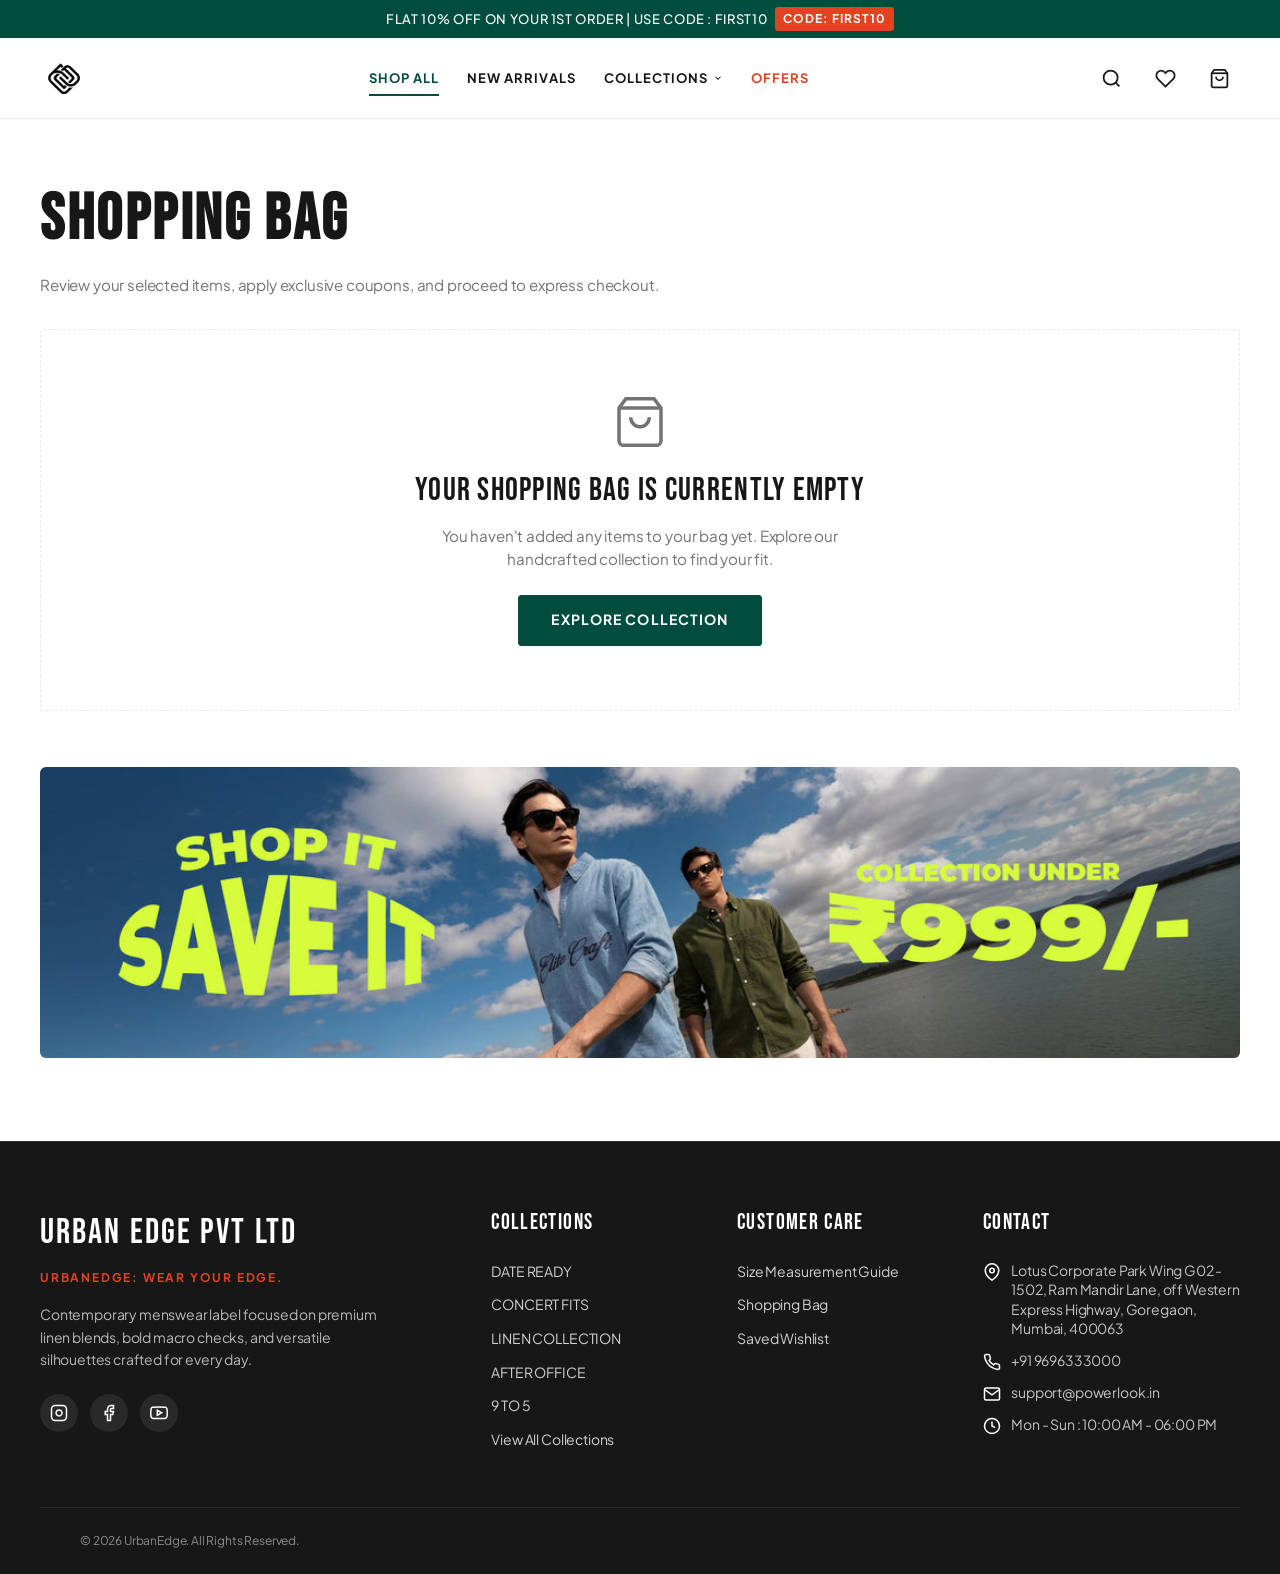
<file: cart.html>
<!DOCTYPE html>
<html lang="en">
<head>
  <meta charset="UTF-8" />
  <meta name="viewport" content="width=device-width, initial-scale=1.0" />
  <meta name="description" content="Shopping Bag & Checkout — URBAN EDGE" />
  <title>Shopping Bag</title>
  
  <!-- Dynamic Favicon -->
  <link rel="icon" id="siteFavicon" type="image/png" href="" />

  <link rel="preconnect" href="https://fonts.googleapis.com" />
  <link rel="preconnect" href="https://fonts.gstatic.com" crossorigin />
  <link href="https://fonts.googleapis.com/css2?family=Bebas+Neue&family=Cinzel:wght@600;700&family=Playfair+Display:ital,wght@0,500;0,600;0,700;1,400&family=Plus+Jakarta+Sans:wght@300;400;500;600;700;800&display=swap" rel="stylesheet" />
  <link rel="stylesheet" href="css/styles.css" />
</head>
<body>

  <!-- Dynamic Announcement Bar -->
  <aside class="announcement-bar" aria-label="Offers Announcement">
    <div class="container">
      <div class="announcement-slider" id="announcementSlider">
        <!-- Injected dynamically -->
      </div>
    </div>
  </aside>

  <!-- Dynamic Header -->
  <header class="site-header">
    <div class="container">
      <div class="header-inner">
        <button type="button" class="action-btn mobile-menu-toggle" data-open-mobile-menu aria-label="Open navigation menu">
          <svg width="22" height="22" viewBox="0 0 24 24" fill="none" stroke="currentColor" stroke-width="2" aria-hidden="true"><line x1="3" y1="12" x2="21" y2="12"></line><line x1="3" y1="6" x2="21" y2="6"></line><line x1="3" y1="18" x2="21" y2="18"></line></svg>
        </button>

        <a href="index.html" class="brand-logo-wrap" aria-label="Brand Home">
          <!-- Injected dynamically -->
        </a>

        <nav class="desktop-nav" id="desktopNav" aria-label="Primary navigation">
          <!-- Injected dynamically -->
        </nav>

        <div class="header-actions">
          <button type="button" class="action-btn" data-open-search aria-label="Search catalog">
            <svg viewBox="0 0 24 24" fill="none" stroke="currentColor" stroke-width="2" aria-hidden="true"><circle cx="11" cy="11" r="8"></circle><line x1="21" y1="21" x2="16.65" y2="16.65"></line></svg>
          </button>
          <button type="button" class="action-btn" data-open-wishlist aria-label="Saved items wishlist">
            <svg viewBox="0 0 24 24" fill="none" stroke="currentColor" stroke-width="2" aria-hidden="true"><path d="M20.84 4.61a5.5 5.5 0 0 0-7.78 0L12 5.67l-1.06-1.06a5.5 5.5 0 0 0-7.78 7.78l1.06 1.06L12 21.23l7.78-7.78 1.06-1.06a5.5 5.5 0 0 0 0-7.78z"></path></svg>
            <span class="action-badge action-badge-wishlist" style="display: none;">0</span>
          </button>
          <a href="cart.html" class="action-btn" aria-label="Shopping bag">
            <svg viewBox="0 0 24 24" fill="none" stroke="currentColor" stroke-width="2" aria-hidden="true"><path d="M6 2L3 6v14a2 2 0 0 0 2 2h14a2 2 0 0 0 2-2V6l-3-4z"></path><line x1="3" y1="6" x2="21" y2="6"></line><path d="M16 10a4 4 0 0 1-8 0"></path></svg>
            <span class="action-badge action-badge-cart" style="display: none;">0</span>
          </a>
        </div>
      </div>
    </div>
  </header>

  <!-- Mobile Drawer -->
  <div class="mobile-nav-backdrop" id="mobileNavBackdrop">
    <div class="mobile-nav-drawer" role="dialog" aria-modal="true" aria-label="Mobile Navigation">
      <div class="mobile-drawer-header">
        <span class="brand-name" style="font-size: 1.25rem;">URBAN EDGE</span>
        <button type="button" class="mobile-drawer-close" data-close-drawer aria-label="Close menu">
          <svg width="22" height="22" viewBox="0 0 24 24" fill="none" stroke="currentColor" stroke-width="2" aria-hidden="true"><line x1="18" y1="6" x2="6" y2="18"></line><line x1="6" y1="6" x2="18" y2="18"></line></svg>
        </button>
      </div>
      <div class="mobile-drawer-body">
        <ul class="mobile-menu-list" id="mobileMenuList">
          <!-- Injected dynamically -->
        </ul>
        <div style="margin-top: auto; display: flex; flex-direction: column; gap: 0.75rem;">
          <button type="button" class="btn btn-outline-dark" style="width: 100%;" onclick="closeAllDrawers(); openWishlistDrawer();">View Wishlist</button>
          <a href="cart.html" class="btn btn-primary" style="width: 100%;">Go to Shopping Bag</a>
        </div>
      </div>
      <div class="mobile-drawer-footer" id="mobileDrawerFooter"></div>
    </div>
  </div>

  <main>
    <section class="cart-page-section">
      <div class="container">
        <h1 style="font-family: var(--font-display); font-size: clamp(2.6rem, 5vw, 4rem); letter-spacing: 0.04em; text-transform: uppercase; color: var(--color-charcoal); margin-bottom: 0.25rem;">SHOPPING BAG</h1>
        <p style="color: var(--color-charcoal-muted); font-size: 0.95rem;">Review your selected items, apply exclusive coupons, and proceed to express checkout.</p>

        <!-- Dynamic Shipping Threshold Bar -->
        <div id="cartPageShippingBanner" style="margin-top: 1.5rem; background: var(--color-emerald-subtle); border: 1px solid var(--color-soft-neutral); padding: 1rem 1.5rem; border-radius: 4px;">
          <!-- Dynamically populated -->
        </div>

        <div id="cartPageLayout">
          <!-- Populated by renderCartPage() -->
        </div>

        <!-- Dynamic Topic Campaign Banner in Cart -->
        <div id="cartTopicCampaignWrap" style="margin-top: 3.5rem;"></div>
      </div>
    </section>
  </main>

  <!-- Dynamic Footer -->
  <footer class="site-footer">
    <div class="container">
      <div class="footer-grid">
        <div class="footer-col-brand" id="footerBrandCol"></div>
        <div>
          <h4 class="footer-col-title">Collections</h4>
          <ul class="footer-links-list" id="footerCategoryLinks"></ul>
        </div>
        <div>
          <h4 class="footer-col-title">Customer Care</h4>
          <ul class="footer-links-list">
            <li><a href="javascript:void(0)" onclick="openSizeGuideModal()">Size Measurement Guide</a></li>
            <li><a href="cart.html">Shopping Bag</a></li>
            <li><a href="javascript:void(0)" onclick="openWishlistDrawer()">Saved Wishlist</a></li>
          </ul>
        </div>
        <div>
          <h4 class="footer-col-title">Contact</h4>
          <div class="footer-contact-info" id="footerContactInfo"></div>
        </div>
      </div>
      <div class="footer-bottom">
        <div class="container">
          <div id="footerCopyrightNotice"></div>
        </div>
      </div>
    </div>
  </footer>

  <!-- Wishlist Drawer -->
  <div class="drawer-backdrop" id="wishlistDrawerBackdrop">
    <aside class="side-drawer" role="dialog" aria-modal="true" aria-label="Saved Wishlist">
      <div class="drawer-header">
        <h3 class="drawer-title">Saved Wishlist <span class="drawer-count-pill" id="wishlistDrawerCount" style="background-color: var(--color-vermilion);">0 items</span></h3>
        <button type="button" class="drawer-close-btn" data-close-drawer aria-label="Close wishlist drawer">
          <svg width="22" height="22" viewBox="0 0 24 24" fill="none" stroke="currentColor" stroke-width="2" aria-hidden="true"><line x1="18" y1="6" x2="6" y2="18"></line><line x1="6" y1="6" x2="18" y2="18"></line></svg>
        </button>
      </div>
      <div class="drawer-body" id="wishlistDrawerBody"></div>
    </aside>
  </div>

  <!-- Size Guide Modal -->
  <div class="modal-backdrop" id="sizeGuideBackdrop">
    <div class="modal-window" role="dialog" aria-modal="true" aria-label="Size Guide">
      <button type="button" class="modal-close-btn" data-close-drawer aria-label="Close size guide">
        <svg width="20" height="20" viewBox="0 0 24 24" fill="none" stroke="currentColor" stroke-width="2" aria-hidden="true"><line x1="18" y1="6" x2="6" y2="18"></line><line x1="6" y1="6" x2="18" y2="18"></line></svg>
      </button>
      <div class="size-guide-modal-body">
        <h3 style="font-family: var(--font-serif); font-size: 1.5rem; margin-bottom: 0.5rem; color: var(--color-emerald-dark);">Apparel Measurement Guide</h3>
        <p style="font-size: 0.85rem; color: var(--color-charcoal-muted);">All measurements in inches.</p>
        <table class="size-table">
          <thead>
            <tr><th>Size</th><th>Chest (in)</th><th>Front Length (in)</th><th>Shoulder (in)</th><th>Sleeve (in)</th></tr>
          </thead>
          <tbody>
            <tr><td><strong>S</strong></td><td>38</td><td>28.5</td><td>17.5</td><td>24.5</td></tr>
            <tr><td><strong>M</strong></td><td>40</td><td>29.5</td><td>18.5</td><td>25.0</td></tr>
            <tr><td><strong>L</strong></td><td>42</td><td>30.5</td><td>19.5</td><td>25.5</td></tr>
            <tr><td><strong>XL</strong></td><td>44</td><td>31.5</td><td>20.5</td><td>26.0</td></tr>
            <tr><td><strong>XXL</strong></td><td>46</td><td>32.5</td><td>21.5</td><td>26.5</td></tr>
          </tbody>
        </table>
      </div>
    </div>
  </div>

  <!-- Search Modal -->
  <div class="modal-backdrop" id="searchBackdrop">
    <div class="modal-window" role="dialog" aria-modal="true" aria-label="Catalog Search" style="max-width: 640px; margin-top: 5vh;">
      <button type="button" class="modal-close-btn" data-close-drawer aria-label="Close search">
        <svg width="20" height="20" viewBox="0 0 24 24" fill="none" stroke="currentColor" stroke-width="2" aria-hidden="true"><line x1="18" y1="6" x2="6" y2="18"></line><line x1="6" y1="6" x2="18" y2="18"></line></svg>
      </button>
      <div style="padding: 1.5rem 1.5rem 0.5rem;">
        <h3 style="font-family: var(--font-serif); font-size: 1.35rem; margin-bottom: 1rem;">Search Catalog</h3>
        <div style="position: relative; display: flex; align-items: center;">
          <input type="text" id="liveSearchInput" placeholder="Type a style, color or pattern..." style="width: 100%; padding: 0.85rem 1rem 0.85rem 2.5rem; font-size: 0.95rem; border: 1px solid var(--color-neutral-border); border-radius: 4px; background: var(--color-warm-ivory);" />
          <svg style="position: absolute; left: 0.85rem; width: 18px; height: 18px; color: var(--color-charcoal-muted);" viewBox="0 0 24 24" fill="none" stroke="currentColor" stroke-width="2" aria-hidden="true"><circle cx="11" cy="11" r="8"></circle><line x1="21" y1="21" x2="16.65" y2="16.65"></line></svg>
        </div>
      </div>
      <div id="liveSearchResults" style="padding: 1rem 1.5rem 1.5rem;"></div>
    </div>
  </div>

  <!-- Demo Checkout Modal -->
  <div class="modal-backdrop" id="checkoutBackdrop">
    <div class="modal-window" role="dialog" aria-modal="true" aria-label="Checkout Process">
      <button type="button" class="modal-close-btn" data-close-drawer aria-label="Close checkout">
        <svg width="20" height="20" viewBox="0 0 24 24" fill="none" stroke="currentColor" stroke-width="2" aria-hidden="true"><line x1="18" y1="6" x2="6" y2="18"></line><line x1="6" y1="6" x2="18" y2="18"></line></svg>
      </button>
      <div class="checkout-modal-body" id="checkoutModalBody">
        <h3 style="font-family: var(--font-serif); font-size: 1.6rem; margin-bottom: 0.25rem; color: var(--color-charcoal);">Express Shipping &amp; Payment</h3>
        <p style="font-size: 0.85rem; color: var(--color-charcoal-muted); margin-bottom: 1.5rem;">Complete your delivery details for express dispatch across India.</p>

        <div id="checkoutOrderSummary" style="background: var(--color-ivory-light); border: 1px solid var(--color-neutral-border); padding: 1rem 1.25rem; border-radius: 4px; margin-bottom: 1.5rem;"></div>

        <form id="demoCheckoutForm">
          <div class="checkout-step-title">1. Shipping Address</div>
          <div class="form-grid-2">
            <div class="form-group">
              <label class="form-label" for="custName">Full Name *</label>
              <input type="text" id="custName" name="custName" required class="form-control" placeholder="Rahul Sharma" />
            </div>
            <div class="form-group">
              <label class="form-label" for="custPhone">Phone Number *</label>
              <input type="tel" id="custPhone" name="custPhone" required class="form-control" placeholder="+91 98765 43210" />
            </div>
          </div>
          <div class="form-group">
            <label class="form-label" for="custAddress">Street Address *</label>
            <input type="text" id="custAddress" name="custAddress" required class="form-control" placeholder="Flat / House No., Building Name, Street" />
          </div>
          <div class="form-grid-2">
            <div class="form-group">
              <label class="form-label" for="custCity">City *</label>
              <input type="text" id="custCity" name="custCity" required class="form-control" placeholder="Mumbai" />
            </div>
            <div class="form-group">
              <label class="form-label" for="custPin">PIN Code *</label>
              <input type="text" id="custPin" name="custPin" required class="form-control" placeholder="400063" maxlength="6" />
            </div>
          </div>

          <div class="checkout-step-title" style="margin-top: 1.5rem;">2. Payment Method</div>
          <div class="payment-options-grid">
            <label class="payment-option-label active">
              <input type="radio" name="payMethod" value="upi" checked />
              <div>
                <strong>Instant UPI (Google Pay, PhonePe, Paytm, BHIM)</strong>
                <div style="font-size: 0.75rem; color: var(--color-charcoal-muted);">Fast, zero convenience fee transaction</div>
              </div>
            </label>
            <label class="payment-option-label">
              <input type="radio" name="payMethod" value="card" />
              <div>
                <strong>Credit / Debit Card</strong>
                <div style="font-size: 0.75rem; color: var(--color-charcoal-muted);">Visa, MasterCard, RuPay, American Express</div>
              </div>
            </label>
            <label class="payment-option-label">
              <input type="radio" name="payMethod" value="cod" />
              <div>
                <strong>Cash on Delivery (COD)</strong>
                <div style="font-size: 0.75rem; color: var(--color-charcoal-muted);">Pay upon doorstep delivery</div>
              </div>
            </label>
          </div>

          <div class="demo-checkout-alert">
            <strong>Static Storefront Notice:</strong> Static preview mode. Submitting this order demonstrates the frontend user flow without collecting payment credentials or charging funds.
          </div>

          <button type="submit" class="btn btn-vermilion" style="width: 100%; margin-top: 1.5rem; padding: 1rem; font-size: 1rem;">
            Confirm &amp; Place Demo Order
          </button>
        </form>
      </div>
    </div>
  </div>

  <!-- Scripts -->
    <!-- Embedded Offline / Local Fallback Configuration (guarantees zero CORS failures when opened via file://) -->
  <script id="bandhan-embedded-config" type="application/json">
{
  "currentCount": 46,
  "timestamp": "2026-10-27T14:01:05.171Z",
  "data": {
    "currentCount": 12,
    "timestamp": "2026-10-26T12:36:10.882Z",
    "brand": {
      "brand_name": "UrbanEdge",
      "brand_tagline": "Wear Your Edge",
      "brand_logo": "https://raw.githubusercontent.com/Noblecompute/NobleApp_bandhan/main/media/file1.png"
    },
    "categories": [
      {
        "id": 1,
        "category_name": "Home",
        "category_image": "",
        "link": ""
      },
      {
        "id": 1792749763143,
        "category_name": "CHAIN TREND",
        "category_image": "https://raw.githubusercontent.com/Noblecompute/customapp-bandhan/main/media/file31.webp",
        "link": "",
        "cover_product_id": 1792753000001
      },
      {
        "id": 1792749774692,
        "category_name": "DATE READY",
        "category_image": "https://raw.githubusercontent.com/Noblecompute/customapp-bandhan/main/media/file8.webp",
        "link": "",
        "cover_product_id": 1792749834198
      },
      {
        "id": 1792749782402,
        "category_name": "CONCERT FITS",
        "category_image": "https://raw.githubusercontent.com/Noblecompute/customapp-bandhan/main/media/file14.webp",
        "link": "",
        "cover_product_id": 1792749954069
      },
      {
        "id": 1792749796027,
        "category_name": "LINEN COLLECTION",
        "category_image": "https://raw.githubusercontent.com/Noblecompute/customapp-bandhan/main/media/file18.webp",
        "link": "",
        "cover_product_id": 1792750147622
      },
      {
        "id": 1792749802244,
        "category_name": "AFTER OFFICE",
        "category_image": "https://raw.githubusercontent.com/Noblecompute/customapp-bandhan/main/media/file20.webp",
        "link": "",
        "cover_product_id": 1792753000003
      },
      {
        "id": 1792749809721,
        "category_name": "9 TO 5",
        "category_image": "https://raw.githubusercontent.com/Noblecompute/customapp-bandhan/main/media/file24.webp",
        "link": "",
        "cover_product_id": 1792753000005
      }
    ],
    "hero": [
      {
        "title": "",
        "link": "",
        "image": "https://raw.githubusercontent.com/Noblecompute/NobleApp_bandhan/main/media/file2.jpg",
        "desktop_image": "https://raw.githubusercontent.com/Noblecompute/NobleApp_bandhan/main/media/file2.jpg",
        "mobile_image": "https://raw.githubusercontent.com/Noblecompute/NobleApp_bandhan/main/media/file3.jpg",
        "desktop_fit_mode": "contain",
        "mobile_fit_mode": "contain",
        "view_mode": "auto",
        "category": "Home"
      },
      {
        "title": "",
        "link": "",
        "image": "https://raw.githubusercontent.com/Noblecompute/NobleApp_bandhan/main/media/file4.jpg",
        "desktop_image": "https://raw.githubusercontent.com/Noblecompute/NobleApp_bandhan/main/media/file4.jpg",
        "mobile_image": "https://raw.githubusercontent.com/Noblecompute/NobleApp_bandhan/main/media/file5.jpg",
        "desktop_fit_mode": "contain",
        "mobile_fit_mode": "contain",
        "view_mode": "auto",
        "category": "Home"
      },
      {
        "title": "",
        "link": "",
        "image": "https://raw.githubusercontent.com/Noblecompute/NobleApp_bandhan/main/media/file6.jpg",
        "desktop_image": "https://raw.githubusercontent.com/Noblecompute/NobleApp_bandhan/main/media/file6.jpg",
        "mobile_image": "https://raw.githubusercontent.com/Noblecompute/NobleApp_bandhan/main/media/file7.jpg",
        "desktop_fit_mode": "contain",
        "mobile_fit_mode": "contain",
        "view_mode": "auto",
        "category": "Home"
      }
    ],
    "instagram": [],
    "news": [
      {
        "headline": "Buy 2 Get 250 Rs Off | Use Code : B2G250",
        "link": ""
      },
      {
        "headline": "Flat 10% OFF on your 1st Order | Use Code : FIRST10",
        "link": ""
      },
      {
        "headline": "Buy 3 Get 500 Rs Off | Use Code",
        "link": ""
      }
    ],
    "story": [],
    "topics": [
      {
        "id": 1793108390218,
        "topic_name": "",
        "topic_image": "https://raw.githubusercontent.com/Noblecompute/NobleApp_bandhan/main/media/file8.jpg",
        "image": "https://raw.githubusercontent.com/Noblecompute/NobleApp_bandhan/main/media/file8.jpg",
        "desktop_image": "https://raw.githubusercontent.com/Noblecompute/NobleApp_bandhan/main/media/file8.jpg",
        "mobile_image": "",
        "desktop_fit_mode": "contain",
        "mobile_fit_mode": "contain",
        "view_mode": "auto",
        "category": "",
        "link": ""
      },
      {
        "id": 1793108418117,
        "topic_name": "",
        "topic_image": "https://raw.githubusercontent.com/Noblecompute/NobleApp_bandhan/main/media/file9.jpg",
        "image": "https://raw.githubusercontent.com/Noblecompute/NobleApp_bandhan/main/media/file9.jpg",
        "desktop_image": "https://raw.githubusercontent.com/Noblecompute/NobleApp_bandhan/main/media/file9.jpg",
        "mobile_image": "",
        "desktop_fit_mode": "contain",
        "mobile_fit_mode": "contain",
        "view_mode": "auto",
        "category": "",
        "link": ""
      },
      {
        "id": 1793109552643,
        "topic_name": "",
        "topic_image": "https://raw.githubusercontent.com/Noblecompute/NobleApp_bandhan/main/media/file10.jpg",
        "image": "https://raw.githubusercontent.com/Noblecompute/NobleApp_bandhan/main/media/file10.jpg",
        "desktop_image": "https://raw.githubusercontent.com/Noblecompute/NobleApp_bandhan/main/media/file10.jpg",
        "mobile_image": "",
        "desktop_fit_mode": "contain",
        "mobile_fit_mode": "contain",
        "view_mode": "auto",
        "category": "",
        "link": ""
      },
      {
        "id": 1793109552807,
        "topic_name": "",
        "topic_image": "https://raw.githubusercontent.com/Noblecompute/NobleApp_bandhan/main/media/file11.jpg",
        "image": "https://raw.githubusercontent.com/Noblecompute/NobleApp_bandhan/main/media/file11.jpg",
        "desktop_image": "https://raw.githubusercontent.com/Noblecompute/NobleApp_bandhan/main/media/file11.jpg",
        "mobile_image": "",
        "desktop_fit_mode": "contain",
        "mobile_fit_mode": "contain",
        "view_mode": "auto",
        "category": "",
        "link": ""
      },
      {
        "id": 1793109606390,
        "topic_name": "",
        "topic_image": "https://raw.githubusercontent.com/Noblecompute/NobleApp_bandhan/main/media/file12.jpg",
        "image": "https://raw.githubusercontent.com/Noblecompute/NobleApp_bandhan/main/media/file12.jpg",
        "desktop_image": "https://raw.githubusercontent.com/Noblecompute/NobleApp_bandhan/main/media/file12.jpg",
        "mobile_image": "",
        "desktop_fit_mode": "contain",
        "mobile_fit_mode": "contain",
        "view_mode": "auto",
        "category": "",
        "link": ""
      }
    ],
    "footer": {
      "footer_company": "URBAN EDGE Pvt. Ltd.",
      "footer_address": "Lotus Corporate Park Wing G02 - 1502, Ram Mandir Lane, off Western Express Highway, Goregaon, Mumbai, 400063",
      "footer_phone": "+919004580603",
      "footer_email": "tambenick25@gmail.com",
      "footer_hours": "Mon - Sun : 10:00 AM - 06:00 PM",
      "footer_copyright": "A copyright notice is a short line of text that lets the public know that your work is protected by copyright law and is not to be copied.",
      "footer_tagline": "Own Your Edge.",
      "company_links": [],
      "policy_links": [],
      "social_links": {
        "facebook": "https://www.facebook.com/powerlookofficial",
        "instagram": "https://www.instagram.com/powerlookofficial",
        "youtube": "https://www.youtube.com/@powerlook6252",
        "whatsapp": "https://wa.me/919004580603",
        "twitter": "https://www.powerlook.in/"
      }
    },
    "subpages": [
      {
        "id": 1792749834198,
        "name": "Yellow Macro Checks Shirt",
        "category": "DATE READY",
        "price": "1999",
        "discount_price": "1599",
        "description": "Yellow Macro Checks Shirt featuring a bold check pattern for a stylish, modern look. Perfect for casual outings and everyday wear.",
        "photos": [
          "https://raw.githubusercontent.com/Noblecompute/customapp-bandhan/main/media/file8.webp",
          "https://raw.githubusercontent.com/Noblecompute/customapp-bandhan/main/media/file9.webp",
          "https://raw.githubusercontent.com/Noblecompute/customapp-bandhan/main/media/file10.webp"
        ],
        "is_category_cover": true,
        "is_showcase": true,
        "is_new_arrival": false,
        "is_mix": true,
        "is_enabled": true
      },
      {
        "id": 1792749937780,
        "name": "Yellow Macro Checks Shirt",
        "category": "CONCERT FITS",
        "price": "1999",
        "discount_price": "1599",
        "description": "Yellow Macro Checks Shirt featuring a bold check pattern for a stylish, modern look. Perfect for casual outings and everyday wear.",
        "photos": [
          "https://raw.githubusercontent.com/Noblecompute/customapp-bandhan/main/media/file11.webp",
          "https://raw.githubusercontent.com/Noblecompute/customapp-bandhan/main/media/file12.webp",
          "https://raw.githubusercontent.com/Noblecompute/customapp-bandhan/main/media/file13.webp"
        ],
        "is_category_cover": false,
        "is_showcase": false,
        "is_new_arrival": false,
        "is_mix": false,
        "is_enabled": true
      },
      {
        "id": 1792749954069,
        "name": "Light Blue Linen Blend Overshirt",
        "category": "CONCERT FITS",
        "price": "1999",
        "discount_price": "1599",
        "description": "Light Blue Linen Blend Shirt featuring a clean, elegant design for a fresh and sophisticated look. Perfect for casual outings and everyday wear.",
        "photos": [
          "https://raw.githubusercontent.com/Noblecompute/customapp-bandhan/main/media/file14.webp",
          "https://raw.githubusercontent.com/Noblecompute/customapp-bandhan/main/media/file15.webp",
          "https://raw.githubusercontent.com/Noblecompute/customapp-bandhan/main/media/file16.webp",
          "https://raw.githubusercontent.com/Noblecompute/customapp-bandhan/main/media/file17.webp"
        ],
        "is_category_cover": true,
        "is_showcase": true,
        "is_new_arrival": true,
        "is_mix": false,
        "is_enabled": true
      },
      {
        "id": 1792750147622,
        "name": "Brown Embroidered Patch Linen Blend Shirt",
        "category": "LINEN COLLECTION",
        "price": "1999",
        "discount_price": "1099",
        "description": "Brown Linen Blend Shirt featuring stylish embroidered patches for a premium, modern look. Perfect for casual outings and everyday wear.",
        "photos": [
          "https://raw.githubusercontent.com/Noblecompute/customapp-bandhan/main/media/file18.webp",
          "https://raw.githubusercontent.com/Noblecompute/customapp-bandhan/main/media/file19.webp",
          "https://raw.githubusercontent.com/Noblecompute/customapp-bandhan/main/media/file20.webp",
          "https://raw.githubusercontent.com/Noblecompute/customapp-bandhan/main/media/file21.webp",
          "https://raw.githubusercontent.com/Noblecompute/customapp-bandhan/main/media/file22.jpg",
          "https://raw.githubusercontent.com/Noblecompute/customapp-bandhan/main/media/file23.webp"
        ],
        "is_category_cover": true,
        "is_showcase": true,
        "is_new_arrival": true,
        "is_mix": false,
        "is_enabled": true
      },
      {
        "id": 1792750148998,
        "name": "Brown Linen Blend Embroidery Shirt",
        "category": "DATE READY",
        "price": "1599",
        "discount_price": "1500",
        "description": "Light Blue Linen Blend Shirt featuring a clean, elegant design for a fresh and sophisticated look. Perfect for casual outings and everyday wear.",
        "photos": [
          "https://raw.githubusercontent.com/Noblecompute/customapp-bandhan/main/media/file24.webp",
          "https://raw.githubusercontent.com/Noblecompute/customapp-bandhan/main/media/file25.webp",
          "https://raw.githubusercontent.com/Noblecompute/customapp-bandhan/main/media/file26.webp",
          "https://raw.githubusercontent.com/Noblecompute/customapp-bandhan/main/media/file27.webp",
          "https://raw.githubusercontent.com/Noblecompute/customapp-bandhan/main/media/file28.webp",
          "https://raw.githubusercontent.com/Noblecompute/customapp-bandhan/main/media/file29.webp",
          "https://raw.githubusercontent.com/Noblecompute/customapp-bandhan/main/media/file30.webp"
        ],
        "is_category_cover": false,
        "is_showcase": false,
        "is_new_arrival": false,
        "is_mix": false,
        "is_enabled": true
      },
      {
        "id": 1792750149230,
        "name": "Blue Printed Stripe Shirt",
        "category": "LINEN COLLECTION",
        "price": "1599",
        "discount_price": "1499",
        "description": "Blue Printed Stripe Shirt featuring a modern striped pattern for a smart, stylish look. Perfect for casual outings and everyday wear.",
        "photos": [
          "https://raw.githubusercontent.com/Noblecompute/customapp-bandhan/main/media/file32.webp",
          "https://raw.githubusercontent.com/Noblecompute/customapp-bandhan/main/media/file33.webp",
          "https://raw.githubusercontent.com/Noblecompute/customapp-bandhan/main/media/file34.webp",
          "https://raw.githubusercontent.com/Noblecompute/customapp-bandhan/main/media/file35.webp",
          "https://raw.githubusercontent.com/Noblecompute/customapp-bandhan/main/media/file36.webp"
        ],
        "is_category_cover": false,
        "is_showcase": false,
        "is_new_arrival": false,
        "is_mix": false,
        "is_enabled": true
      },
      {
        "id": 1792752146464,
        "name": "Blue Printed Stripe Shirt",
        "category": "DATE READY",
        "price": "1599",
        "discount_price": "1499",
        "description": "Blue Printed Stripe Shirt featuring a modern striped pattern for a smart, stylish look. Perfect for casual outings and everyday wear.",
        "photos": [
          "https://raw.githubusercontent.com/Noblecompute/customapp-bandhan/main/media/file37.webp",
          "https://raw.githubusercontent.com/Noblecompute/customapp-bandhan/main/media/file38.webp",
          "https://raw.githubusercontent.com/Noblecompute/customapp-bandhan/main/media/file39.webp",
          "https://raw.githubusercontent.com/Noblecompute/customapp-bandhan/main/media/file40.webp",
          "https://raw.githubusercontent.com/Noblecompute/customapp-bandhan/main/media/file41.webp"
        ],
        "is_category_cover": true,
        "is_showcase": true,
        "is_new_arrival": true,
        "is_mix": true,
        "is_enabled": true
      },
      {
        "id": 1792753000001,
        "name": "Heavyweight Cuban Chain Overshirt",
        "category": "CHAIN TREND",
        "price": "2299",
        "discount_price": "1699",
        "description": "Heavyweight relaxed overshirt featuring bespoke metallic chain detailing and reinforced dual chest pockets.",
        "photos": [
          "https://raw.githubusercontent.com/Noblecompute/customapp-bandhan/main/media/file31.webp",
          "https://raw.githubusercontent.com/Noblecompute/customapp-bandhan/main/media/file32.webp",
          "https://raw.githubusercontent.com/Noblecompute/customapp-bandhan/main/media/file33.webp"
        ],
        "is_category_cover": true,
        "is_showcase": true,
        "is_new_arrival": true,
        "is_mix": true,
        "is_enabled": true
      },
      {
        "id": 1792753000002,
        "name": "Urban Street Accent Cargo Shirt",
        "category": "CHAIN TREND",
        "price": "2499",
        "discount_price": "1899",
        "description": "Industrial-inspired utility shirt with metal accents, relaxed drop shoulders, and durable cotton canvas weave.",
        "photos": [
          "https://raw.githubusercontent.com/Noblecompute/customapp-bandhan/main/media/file34.webp",
          "https://raw.githubusercontent.com/Noblecompute/customapp-bandhan/main/media/file35.webp",
          "https://raw.githubusercontent.com/Noblecompute/customapp-bandhan/main/media/file36.webp"
        ],
        "is_category_cover": false,
        "is_showcase": true,
        "is_new_arrival": false,
        "is_mix": true,
        "is_enabled": true
      },
      {
        "id": 1792753000003,
        "name": "Midnight Textured Knit Overshirt",
        "category": "AFTER OFFICE",
        "price": "2199",
        "discount_price": "1599",
        "description": "Soft-touch textured waffle knit designed for seamless transition from work hours to evening social gatherings.",
        "photos": [
          "https://raw.githubusercontent.com/Noblecompute/customapp-bandhan/main/media/file20.webp",
          "https://raw.githubusercontent.com/Noblecompute/customapp-bandhan/main/media/file21.webp",
          "https://raw.githubusercontent.com/Noblecompute/customapp-bandhan/main/media/file22.jpg"
        ],
        "is_category_cover": true,
        "is_showcase": true,
        "is_new_arrival": true,
        "is_mix": true,
        "is_enabled": true
      },
      {
        "id": 1792753000004,
        "name": "Minimalist Camp Collar Evening Shirt",
        "category": "AFTER OFFICE",
        "price": "2399",
        "discount_price": "1799",
        "description": "Clean camp collar silhouette cut from breathable rayon-linen blend with clean drape and effortless fluidity.",
        "photos": [
          "https://raw.githubusercontent.com/Noblecompute/customapp-bandhan/main/media/file27.webp",
          "https://raw.githubusercontent.com/Noblecompute/customapp-bandhan/main/media/file28.webp",
          "https://raw.githubusercontent.com/Noblecompute/customapp-bandhan/main/media/file29.webp"
        ],
        "is_category_cover": false,
        "is_showcase": false,
        "is_new_arrival": false,
        "is_mix": true,
        "is_enabled": true
      },
      {
        "id": 1792753000005,
        "name": "Contemporary Structured Workwear Shirt",
        "category": "9 TO 5",
        "price": "2499",
        "discount_price": "1899",
        "description": "Crisp executive workwear shirt with structured collar, breathable stretch weave, and tailored modern fit.",
        "photos": [
          "https://raw.githubusercontent.com/Noblecompute/customapp-bandhan/main/media/file24.webp",
          "https://raw.githubusercontent.com/Noblecompute/customapp-bandhan/main/media/file25.webp",
          "https://raw.githubusercontent.com/Noblecompute/customapp-bandhan/main/media/file26.webp"
        ],
        "is_category_cover": true,
        "is_showcase": true,
        "is_new_arrival": true,
        "is_mix": false,
        "is_enabled": true
      },
      {
        "id": 1792753000006,
        "name": "Refined Pinstripe Desk-to-Dinner Shirt",
        "category": "9 TO 5",
        "price": "2599",
        "discount_price": "1999",
        "description": "Subtle monochromatic pinstripes on premium combed poplin with crease-resistant finish.",
        "photos": [
          "https://raw.githubusercontent.com/Noblecompute/customapp-bandhan/main/media/file40.webp",
          "https://raw.githubusercontent.com/Noblecompute/customapp-bandhan/main/media/file41.webp",
          "https://raw.githubusercontent.com/Noblecompute/customapp-bandhan/main/media/file38.webp"
        ],
        "is_category_cover": false,
        "is_showcase": false,
        "is_new_arrival": true,
        "is_mix": false,
        "is_enabled": true
      }
    ],
    "showcase": [],
    "NewArrival": [],
    "Mix": []
  },
  "filename": "2026-10-26-123610-configuration.json",
  "userEmail": "nitikesh@tambnick25.onmicrosoft.com",
  "userName": "nitikesh",
  "organizationName": "Bandhan",
  "organizationSlug": "bandhan",
  "workspaceType": "organization",
  "github": {
    "repository": "https://github.com/Noblecompute/NobleApp_bandhan",
    "branch": "main",
    "publishedAt": "2026-10-27T14:01:22.948Z",
    "mediaBaseUrl": "https://raw.githubusercontent.com/Noblecompute/NobleApp_bandhan/main/media/"
  }
}
  </script>
  <script src="js/products.js"></script>
  <script src="js/cart.js"></script>
  <script src="js/wishlist.js"></script>
  <script src="js/app.js"></script>
  <script>
    async function initCartPage() {
      await window.ProductStore.init();
      window.CartStore.init();
      window.WishlistStore.init();

      // Render Dynamic Header, Announcement & Footer
      renderDynamicHeader();
      renderDynamicAnnouncementBar();
      renderDynamicFooter();

      renderCartPage();

      // Render Dynamic Topic Campaign Banner
      if (window.ProductStore && window.ProductStore.topics && window.ProductStore.topics.length > 0) {
        const topics = window.ProductStore.topics;
        const bannerWrap = document.getElementById('cartTopicCampaignWrap');
        if (bannerWrap && window.renderTopicBannerHtml) {
          bannerWrap.innerHTML = window.renderTopicBannerHtml(topics[0], 0, 'grid-break');
        }
      }

      initGlobalEvents();
    }

    function renderCartPage() {
      const layout = document.getElementById('cartPageLayout');
      const banner = document.getElementById('cartPageShippingBanner');
      if (!layout || !window.CartStore) return;

      const items = window.CartStore.items;
      const subtotal = window.CartStore.getSubtotal();
      const origTotal = window.CartStore.getOriginalTotal();
      const discount = window.CartStore.getDiscountAmount();
      const shipping = window.CartStore.getShippingFee();
      const finalTotal = window.CartStore.getFinalTotal();
      const diff = 999 - subtotal;

      // Update Shipping Banner
      if (items.length === 0) {
        if (banner) banner.style.display = 'none';
        layout.innerHTML = `
          <div class="empty-state" style="margin-top: 2rem;">
            <svg class="empty-state-icon" viewBox="0 0 24 24" fill="none" stroke="currentColor" stroke-width="1.5" aria-hidden="true">
              <path d="M6 2L3 6v14a2 2 0 0 0 2 2h14a2 2 0 0 0 2-2V6l-3-4z"></path>
              <line x1="3" y1="6" x2="21" y2="6"></line>
              <path d="M16 10a4 4 0 0 1-8 0"></path>
            </svg>
            <h2 class="empty-state-title">Your Shopping Bag is Currently Empty</h2>
            <p class="empty-state-desc">You haven't added any items to your bag yet. Explore our handcrafted collection to find your fit.</p>
            <a href="index.html#catalog" class="btn btn-primary" style="padding: 0.85rem 2rem;">
              Explore Collection
            </a>
          </div>
        `;
        return;
      }

      if (banner) {
        banner.style.display = 'block';
        if (diff <= 0) {
          banner.innerHTML = `
            <div style="color: var(--color-emerald); font-weight: 700; font-size: 0.95rem;">
              🎉 Congratulations! You have qualified for <strong>FREE Express Shipping</strong>!
            </div>
          `;
        } else {
          banner.innerHTML = `
            <div style="font-size: 0.95rem; color: var(--color-charcoal);">
              Add <strong>${formatPrice(diff)}</strong> more to your order to unlock <strong>FREE Express Shipping</strong>!
            </div>
            <div style="width: 100%; height: 6px; background: rgba(0,70,56,0.15); border-radius: 3px; margin-top: 0.5rem; overflow: hidden;">
              <div style="width: ${Math.min(100, Math.round((subtotal/999)*100))}%; height: 100%; background: var(--color-emerald);"></div>
            </div>
          `;
        }
      }

      const couponActive = window.CartStore.appliedCoupon;
      const couponHtml = couponActive 
        ? `
          <div style="display: flex; align-items: center; justify-content: space-between; background: var(--color-emerald-subtle); padding: 0.6rem 1rem; border-radius: 4px; margin-bottom: 1rem;">
            <span style="font-size: 0.85rem; color: var(--color-emerald-dark); font-weight: 700;">Code Applied: ${couponActive.code} (${couponActive.label})</span>
            <button type="button" onclick="CartStore.removeCoupon();" style="color: var(--color-vermilion); font-size: 0.8rem; font-weight: 700;">Remove</button>
          </div>
        `
        : `
          <form style="display: flex; gap: 0.5rem; margin-bottom: 1.25rem;" onsubmit="event.preventDefault(); const res = CartStore.applyCoupon(this.cpCode.value); if(res.success){ showToast(res.message, 'emerald'); } else { showToast(res.message, 'vermilion'); }">
            <input type="text" name="cpCode" placeholder="Enter coupon code" style="flex: 1; padding: 0.65rem 0.85rem; font-size: 0.85rem; border: 1px solid var(--color-neutral-border); border-radius: 4px; text-transform: uppercase;" />
            <button type="submit" class="btn btn-primary" style="padding: 0.65rem 1.25rem; font-size: 0.8rem;">Apply</button>
          </form>
        `;

      layout.innerHTML = `
        <div class="cart-grid-layout">
          <!-- Items List Column -->
          <div class="cart-items-card">
            <div class="cart-table-header">
              <span>Product Details</span>
              <span style="text-align: center;">Size</span>
              <span style="text-align: center;">Quantity</span>
              <span style="text-align: right;">Total</span>
            </div>

            ${items.map(item => {
              const imgTag = renderImgTag(item.image, item.name);
              return `
                <div class="cart-row-item">
                  <div style="width: 80px; aspect-ratio: 4/5; background: var(--color-soft-neutral); border-radius: 2px; overflow: hidden;">
                    ${imgTag}
                  </div>
                  
                  <div>
                    <span style="font-size: 0.7rem; font-weight: 700; color: var(--color-emerald); letter-spacing: 0.1em; text-transform: uppercase;">${escapeHtml(item.category)}</span>
                    <h3 style="font-size: 0.95rem; font-weight: 600; line-height: 1.35; margin: 0.2rem 0 0.4rem;">
                      <a href="product.html?id=${item.id}" style="color: var(--color-charcoal);">${escapeHtml(item.name)}</a>
                    </h3>
                    <div style="font-size: 0.85rem; color: var(--color-charcoal-muted);">
                      Unit Price: <strong>${formatPrice(item.effective_price)}</strong>
                      ${item.price > item.effective_price ? `<del style="margin-left: 0.35rem; font-size: 0.75rem;">${formatPrice(item.price)}</del>` : ''}
                    </div>
                  </div>

                  <div style="text-align: center; font-weight: 700; font-size: 0.9rem;">
                    <span class="sr-only">Size: </span>${item.size}
                  </div>

                  <div style="text-align: center;">
                    <div class="drawer-qty-control" style="margin: 0 auto;">
                      <button type="button" class="drawer-qty-btn" onclick="CartStore.updateQuantity('${item.key}', ${item.quantity - 1})" aria-label="Decrease quantity">−</button>
                      <span class="drawer-qty-val">${item.quantity}</span>
                      <button type="button" class="drawer-qty-btn" onclick="CartStore.updateQuantity('${item.key}', ${item.quantity + 1})" aria-label="Increase quantity">+</button>
                    </div>
                  </div>

                  <div style="text-align: right; font-weight: 800; font-size: 1.05rem; color: var(--color-charcoal);">
                    ${formatPrice(item.effective_price * item.quantity)}
                    <button type="button" onclick="CartStore.removeItem('${item.key}')" style="display: block; margin-top: 0.4rem; margin-left: auto; font-size: 0.75rem; color: var(--color-vermilion); font-weight: 600; text-decoration: underline;" aria-label="Remove item">
                      Remove
                    </button>
                  </div>
                </div>
              `;
            }).join('')}

            <div style="display: flex; justify-content: space-between; align-items: center; margin-top: 1.5rem; padding-top: 1.5rem; border-top: 1px solid var(--color-soft-neutral);">
              <a href="index.html#catalog" style="font-size: 0.875rem; font-weight: 600; color: var(--color-emerald); display: flex; align-items: center; gap: 0.35rem;">
                <svg width="16" height="16" viewBox="0 0 24 24" fill="none" stroke="currentColor" stroke-width="2" aria-hidden="true"><polyline points="15 18 9 12 15 6"></polyline></svg>
                Continue Shopping
              </a>
              <button type="button" onclick="if(confirm('Are you sure you want to clear your bag?')){ CartStore.clear(); }" style="font-size: 0.8rem; color: var(--color-charcoal-muted); text-decoration: underline;">
                Clear Bag
              </button>
            </div>
          </div>

          <!-- Order Summary Column -->
          <div class="cart-summary-card">
            <h2 class="summary-heading">Order Summary</h2>

            ${couponHtml}

            <div style="display: flex; flex-direction: column; gap: 0.75rem; font-size: 0.9rem; color: var(--color-charcoal-muted); margin-bottom: 1.5rem;">
              <div style="display: flex; justify-content: space-between;">
                <span>Total Items</span>
                <span>${window.CartStore.getTotalCount()} items</span>
              </div>
              <div style="display: flex; justify-content: space-between;">
                <span>Bag Subtotal</span>
                <span>${formatPrice(subtotal)}</span>
              </div>
              ${origTotal > subtotal ? `
                <div style="display: flex; justify-content: space-between; color: var(--color-emerald);">
                  <span>Catalog Discount</span>
                  <span>−${formatPrice(origTotal - subtotal)}</span>
                </div>
              ` : ''}
              ${discount > 0 ? `
                <div style="display: flex; justify-content: space-between; color: var(--color-emerald); font-weight: 700;">
                  <span>Coupon Savings</span>
                  <span>−${formatPrice(discount)}</span>
                </div>
              ` : ''}
              <div style="display: flex; justify-content: space-between;">
                <span>Express Courier Shipping</span>
                <span>${shipping === 0 ? '<strong style="color: var(--color-emerald);">FREE</strong>' : formatPrice(shipping)}</span>
              </div>
              <div style="display: flex; justify-content: space-between; font-size: 1.25rem; font-weight: 800; color: var(--color-charcoal); border-top: 1px solid var(--color-neutral-border); padding-top: 0.75rem; margin-top: 0.25rem;">
                <span>Estimated Total</span>
                <span>${formatPrice(finalTotal)}</span>
              </div>
            </div>

            <button type="button" class="btn btn-vermilion" style="width: 100%; padding: 1rem; font-size: 0.95rem;" onclick="openCheckoutModal()">
              Proceed To Checkout
            </button>
          </div>
        </div>
      `;
    }

    document.addEventListener('DOMContentLoaded', initCartPage);
  </script>
</body>
</html>
</file>
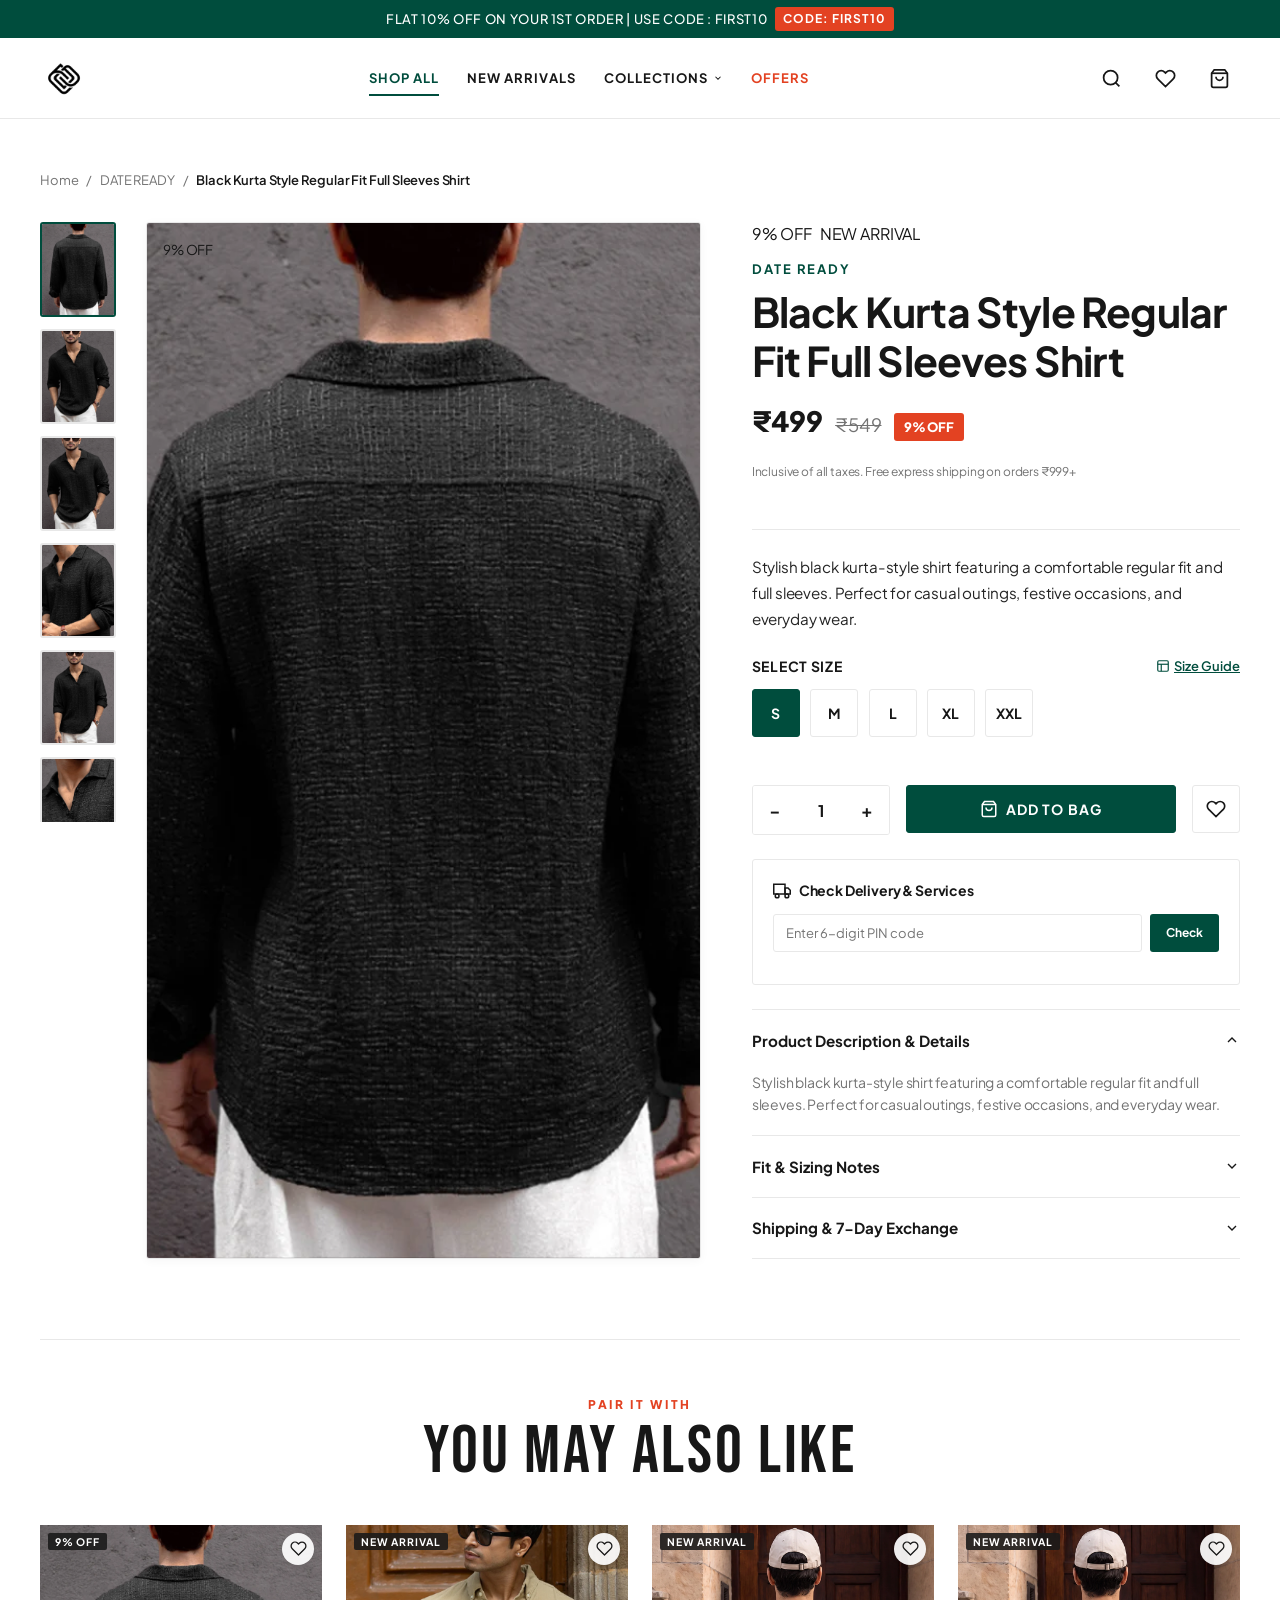
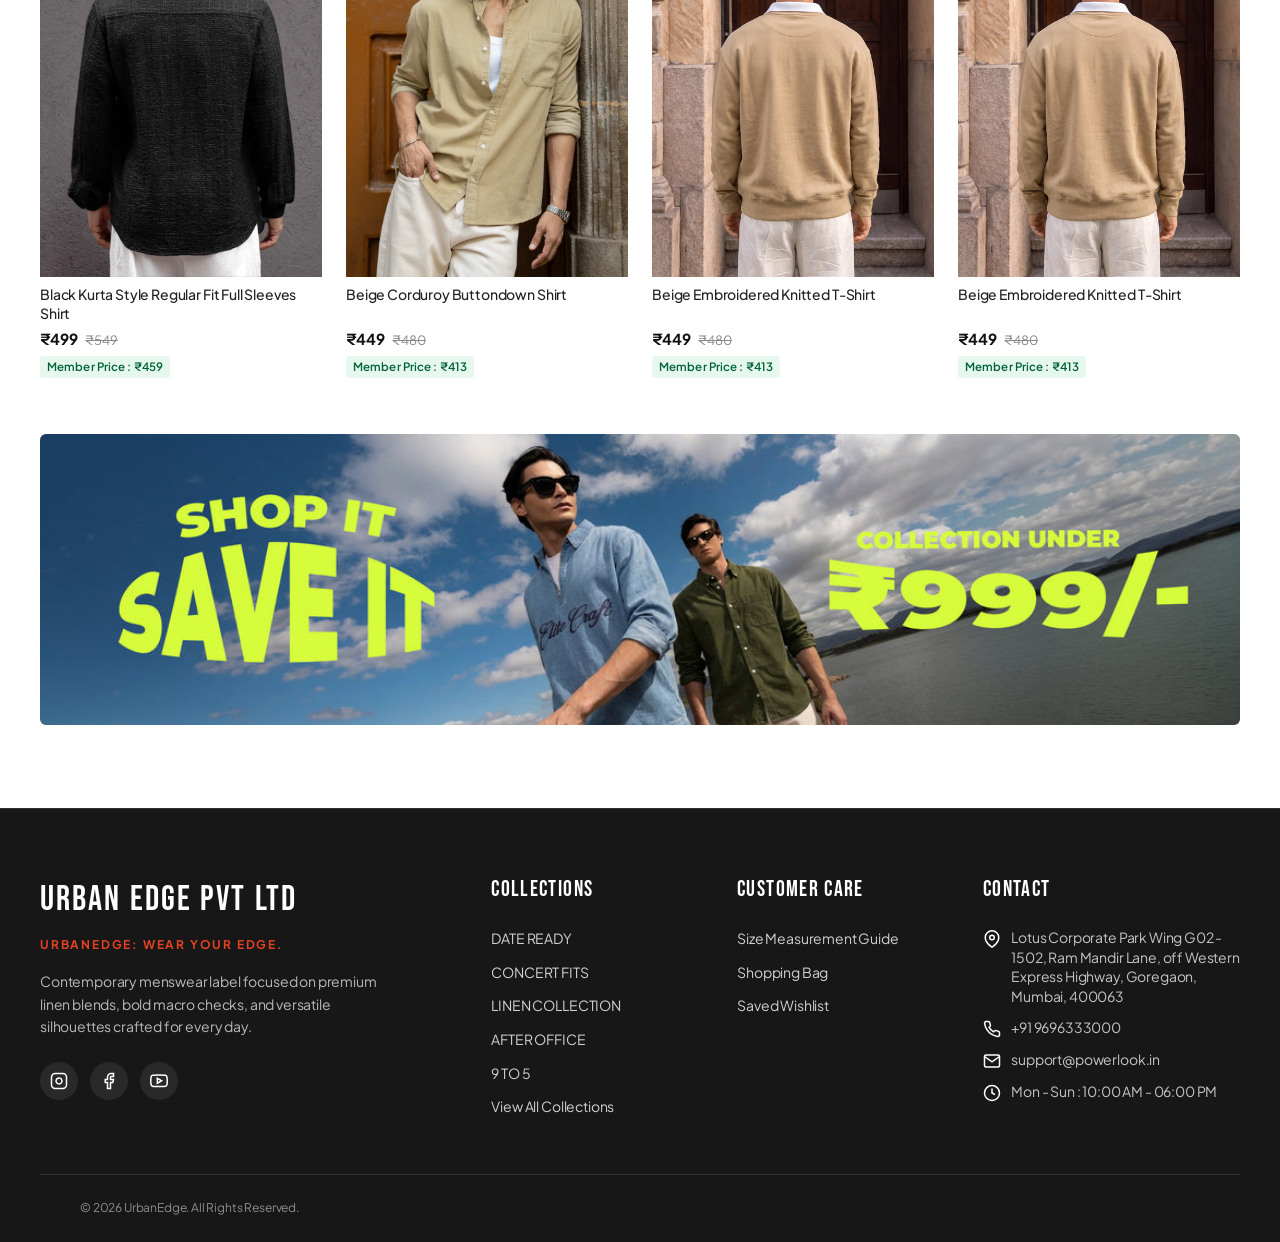
<file: product.html>
<!DOCTYPE html>
<html lang="en">
<head>
  <meta charset="UTF-8" />
  <meta name="viewport" content="width=device-width, initial-scale=1.0" />
  <meta name="description" content="Product Details — Contemporary Menswear" />
  <title>Product Details</title>
  
  <!-- Dynamic Favicon -->
  <link rel="icon" id="siteFavicon" type="image/png" href="" />

  <link rel="preconnect" href="https://fonts.googleapis.com" />
  <link rel="preconnect" href="https://fonts.gstatic.com" crossorigin />
  <link href="https://fonts.googleapis.com/css2?family=Bebas+Neue&family=Cinzel:wght@600;700&family=Playfair+Display:ital,wght@0,500;0,600;0,700;1,400&family=Plus+Jakarta+Sans:wght@300;400;500;600;700;800&display=swap" rel="stylesheet" />
  <link rel="stylesheet" href="css/styles.css" />
</head>
<body>

  <!-- Dynamic Announcement Bar -->
  <aside class="announcement-bar" aria-label="Offers Announcement">
    <div class="container">
      <div class="announcement-slider" id="announcementSlider">
        <!-- Injected dynamically -->
      </div>
    </div>
  </aside>

  <!-- Dynamic Header -->
  <header class="site-header">
    <div class="container">
      <div class="header-inner">
        <button type="button" class="action-btn mobile-menu-toggle" data-open-mobile-menu aria-label="Open navigation menu">
          <svg width="22" height="22" viewBox="0 0 24 24" fill="none" stroke="currentColor" stroke-width="2" aria-hidden="true"><line x1="3" y1="12" x2="21" y2="12"></line><line x1="3" y1="6" x2="21" y2="6"></line><line x1="3" y1="18" x2="21" y2="18"></line></svg>
        </button>

        <a href="index.html" class="brand-logo-wrap" aria-label="Brand Home">
          <!-- Injected dynamically -->
        </a>

        <nav class="desktop-nav" id="desktopNav" aria-label="Primary navigation">
          <!-- Injected dynamically -->
        </nav>

        <div class="header-actions">
          <button type="button" class="action-btn" data-open-search aria-label="Search catalog">
            <svg viewBox="0 0 24 24" fill="none" stroke="currentColor" stroke-width="2" aria-hidden="true"><circle cx="11" cy="11" r="8"></circle><line x1="21" y1="21" x2="16.65" y2="16.65"></line></svg>
          </button>
          <button type="button" class="action-btn" data-open-wishlist aria-label="Saved items wishlist">
            <svg viewBox="0 0 24 24" fill="none" stroke="currentColor" stroke-width="2" aria-hidden="true"><path d="M20.84 4.61a5.5 5.5 0 0 0-7.78 0L12 5.67l-1.06-1.06a5.5 5.5 0 0 0-7.78 7.78l1.06 1.06L12 21.23l7.78-7.78 1.06-1.06a5.5 5.5 0 0 0 0-7.78z"></path></svg>
            <span class="action-badge action-badge-wishlist" style="display: none;">0</span>
          </button>
          <button type="button" class="action-btn" data-open-cart aria-label="Shopping bag">
            <svg viewBox="0 0 24 24" fill="none" stroke="currentColor" stroke-width="2" aria-hidden="true"><path d="M6 2L3 6v14a2 2 0 0 0 2 2h14a2 2 0 0 0 2-2V6l-3-4z"></path><line x1="3" y1="6" x2="21" y2="6"></line><path d="M16 10a4 4 0 0 1-8 0"></path></svg>
            <span class="action-badge action-badge-cart" style="display: none;">0</span>
          </button>
        </div>
      </div>
    </div>
  </header>

  <!-- Mobile Drawer -->
  <div class="mobile-nav-backdrop" id="mobileNavBackdrop">
    <div class="mobile-nav-drawer" role="dialog" aria-modal="true" aria-label="Mobile Navigation">
      <div class="mobile-drawer-header">
        <span class="brand-name" style="font-size: 1.25rem;">URBAN EDGE</span>
        <button type="button" class="mobile-drawer-close" data-close-drawer aria-label="Close menu">
          <svg width="22" height="22" viewBox="0 0 24 24" fill="none" stroke="currentColor" stroke-width="2" aria-hidden="true"><line x1="18" y1="6" x2="6" y2="18"></line><line x1="6" y1="6" x2="18" y2="18"></line></svg>
        </button>
      </div>
      <div class="mobile-drawer-body">
        <ul class="mobile-menu-list" id="mobileMenuList">
          <!-- Injected dynamically -->
        </ul>
        <div style="margin-top: auto; display: flex; flex-direction: column; gap: 0.75rem;">
          <button type="button" class="btn btn-outline-dark" style="width: 100%;" onclick="closeAllDrawers(); openWishlistDrawer();">View Wishlist</button>
          <a href="cart.html" class="btn btn-primary" style="width: 100%;">Go to Shopping Bag</a>
        </div>
      </div>
      <div class="mobile-drawer-footer" id="mobileDrawerFooter"></div>
    </div>
  </div>

  <main>
    <section class="pdp-section">
      <div class="container">
        <!-- Breadcrumbs -->
        <nav class="pdp-breadcrumbs" aria-label="Breadcrumb" id="pdpBreadcrumbs">
          <a href="index.html">Home</a>
          <span>/</span>
          <a href="index.html#catalog" id="pdpCatCrumb">Collection</a>
          <span>/</span>
          <span id="pdpTitleCrumb" style="color: var(--color-charcoal); font-weight: 600;">Product</span>
        </nav>

        <div class="pdp-grid" id="pdpMainContent">
          <!-- Dynamically populated by renderProductPage() -->
        </div>

        <!-- Related Products Section (Dynamically populated) -->
        <div style="margin-top: 5rem; padding-top: 3.5rem; border-top: 1px solid var(--color-neutral-border);">
          <div style="text-align: center; margin-bottom: 2.5rem;">
            <span class="section-subtitle">PAIR IT WITH</span>
            <h2 class="section-title">YOU MAY ALSO LIKE</h2>
          </div>
          <div class="products-grid" id="relatedProductsGrid">
            <!-- Populated with items from same or adjacent categories -->
          </div>
          <!-- Dynamic Topic Campaign Banner -->
          <div id="pdpTopicCampaignWrap" style="margin-top: 3.5rem;"></div>
        </div>
      </div>
    </section>
  </main>

  <!-- Dynamic Footer -->
  <footer class="site-footer">
    <div class="container">
      <div class="footer-grid">
        <div class="footer-col-brand" id="footerBrandCol"></div>
        <div>
          <h4 class="footer-col-title">Collections</h4>
          <ul class="footer-links-list" id="footerCategoryLinks"></ul>
        </div>
        <div>
          <h4 class="footer-col-title">Customer Care</h4>
          <ul class="footer-links-list">
            <li><a href="javascript:void(0)" onclick="openSizeGuideModal()">Size Measurement Guide</a></li>
            <li><a href="cart.html">Shopping Bag</a></li>
            <li><a href="javascript:void(0)" onclick="openWishlistDrawer()">Saved Wishlist</a></li>
          </ul>
        </div>
        <div>
          <h4 class="footer-col-title">Contact</h4>
          <div class="footer-contact-info" id="footerContactInfo"></div>
        </div>
      </div>
      <div class="footer-bottom">
        <div class="container">
          <div id="footerCopyrightNotice"></div>
        </div>
      </div>
    </div>
  </footer>

  <!-- Drawers & Modals -->
  <div class="drawer-backdrop" id="cartDrawerBackdrop">
    <aside class="side-drawer" role="dialog" aria-modal="true" aria-label="Shopping Bag">
      <div class="drawer-header">
        <h3 class="drawer-title">Shopping Bag <span class="drawer-count-pill" id="cartDrawerCount">0 items</span></h3>
        <button type="button" class="drawer-close-btn" data-close-drawer aria-label="Close bag drawer">
          <svg width="22" height="22" viewBox="0 0 24 24" fill="none" stroke="currentColor" stroke-width="2" aria-hidden="true"><line x1="18" y1="6" x2="6" y2="18"></line><line x1="6" y1="6" x2="18" y2="18"></line></svg>
        </button>
      </div>
      <div class="drawer-shipping-banner" id="cartDrawerShipping"></div>
      <div class="drawer-body" id="cartDrawerBody"></div>
      <div class="drawer-footer" id="cartDrawerFooter"></div>
    </aside>
  </div>

  <div class="drawer-backdrop" id="wishlistDrawerBackdrop">
    <aside class="side-drawer" role="dialog" aria-modal="true" aria-label="Saved Wishlist">
      <div class="drawer-header">
        <h3 class="drawer-title">Saved Wishlist <span class="drawer-count-pill" id="wishlistDrawerCount" style="background-color: var(--color-vermilion);">0 items</span></h3>
        <button type="button" class="drawer-close-btn" data-close-drawer aria-label="Close wishlist drawer">
          <svg width="22" height="22" viewBox="0 0 24 24" fill="none" stroke="currentColor" stroke-width="2" aria-hidden="true"><line x1="18" y1="6" x2="6" y2="18"></line><line x1="6" y1="6" x2="18" y2="18"></line></svg>
        </button>
      </div>
      <div class="drawer-body" id="wishlistDrawerBody"></div>
    </aside>
  </div>

  <div class="modal-backdrop" id="sizeGuideBackdrop">
    <div class="modal-window" role="dialog" aria-modal="true" aria-label="Size Guide">
      <button type="button" class="modal-close-btn" data-close-drawer aria-label="Close size guide">
        <svg width="20" height="20" viewBox="0 0 24 24" fill="none" stroke="currentColor" stroke-width="2" aria-hidden="true"><line x1="18" y1="6" x2="6" y2="18"></line><line x1="6" y1="6" x2="18" y2="18"></line></svg>
      </button>
      <div class="size-guide-modal-body">
        <h3 style="font-family: var(--font-serif); font-size: 1.5rem; margin-bottom: 0.5rem; color: var(--color-emerald-dark);">Apparel Measurement Guide</h3>
        <p style="font-size: 0.85rem; color: var(--color-charcoal-muted);">All measurements in inches. Tailored in a relaxed contemporary fit.</p>
        <table class="size-table">
          <thead>
            <tr><th>Size</th><th>Chest (in)</th><th>Front Length (in)</th><th>Shoulder (in)</th><th>Sleeve (in)</th></tr>
          </thead>
          <tbody>
            <tr><td><strong>S</strong></td><td>38</td><td>28.5</td><td>17.5</td><td>24.5</td></tr>
            <tr><td><strong>M</strong></td><td>40</td><td>29.5</td><td>18.5</td><td>25.0</td></tr>
            <tr><td><strong>L</strong></td><td>42</td><td>30.5</td><td>19.5</td><td>25.5</td></tr>
            <tr><td><strong>XL</strong></td><td>44</td><td>31.5</td><td>20.5</td><td>26.0</td></tr>
            <tr><td><strong>XXL</strong></td><td>46</td><td>32.5</td><td>21.5</td><td>26.5</td></tr>
          </tbody>
        </table>
      </div>
    </div>
  </div>

  <div class="modal-backdrop" id="searchBackdrop">
    <div class="modal-window" role="dialog" aria-modal="true" aria-label="Catalog Search" style="max-width: 640px; margin-top: 5vh;">
      <button type="button" class="modal-close-btn" data-close-drawer aria-label="Close search">
        <svg width="20" height="20" viewBox="0 0 24 24" fill="none" stroke="currentColor" stroke-width="2" aria-hidden="true"><line x1="18" y1="6" x2="6" y2="18"></line><line x1="6" y1="6" x2="18" y2="18"></line></svg>
      </button>
      <div style="padding: 1.5rem 1.5rem 0.5rem;">
        <h3 style="font-family: var(--font-serif); font-size: 1.35rem; margin-bottom: 1rem;">Search Catalog</h3>
        <div style="position: relative; display: flex; align-items: center;">
          <input type="text" id="liveSearchInput" placeholder="Type a style, color or pattern..." style="width: 100%; padding: 0.85rem 1rem 0.85rem 2.5rem; font-size: 0.95rem; border: 1px solid var(--color-neutral-border); border-radius: 4px; background: var(--color-warm-ivory);" />
          <svg style="position: absolute; left: 0.85rem; width: 18px; height: 18px; color: var(--color-charcoal-muted);" viewBox="0 0 24 24" fill="none" stroke="currentColor" stroke-width="2" aria-hidden="true"><circle cx="11" cy="11" r="8"></circle><line x1="21" y1="21" x2="16.65" y2="16.65"></line></svg>
        </div>
      </div>
      <div id="liveSearchResults" style="padding: 1rem 1.5rem 1.5rem;"></div>
    </div>
  </div>

  <!-- Scripts -->
    <!-- Embedded Offline / Local Fallback Configuration (guarantees zero CORS failures when opened via file://) -->
  <script id="bandhan-embedded-config" type="application/json">
{
  "currentCount": 46,
  "timestamp": "2026-10-27T14:01:05.171Z",
  "data": {
    "currentCount": 12,
    "timestamp": "2026-10-26T12:36:10.882Z",
    "brand": {
      "brand_name": "UrbanEdge",
      "brand_tagline": "Wear Your Edge",
      "brand_logo": "https://raw.githubusercontent.com/Noblecompute/NobleApp_bandhan/main/media/file1.png"
    },
    "categories": [
      {
        "id": 1,
        "category_name": "Home",
        "category_image": "",
        "link": ""
      },
      {
        "id": 1792749763143,
        "category_name": "CHAIN TREND",
        "category_image": "https://raw.githubusercontent.com/Noblecompute/customapp-bandhan/main/media/file31.webp",
        "link": "",
        "cover_product_id": 1792753000001
      },
      {
        "id": 1792749774692,
        "category_name": "DATE READY",
        "category_image": "https://raw.githubusercontent.com/Noblecompute/customapp-bandhan/main/media/file8.webp",
        "link": "",
        "cover_product_id": 1792749834198
      },
      {
        "id": 1792749782402,
        "category_name": "CONCERT FITS",
        "category_image": "https://raw.githubusercontent.com/Noblecompute/customapp-bandhan/main/media/file14.webp",
        "link": "",
        "cover_product_id": 1792749954069
      },
      {
        "id": 1792749796027,
        "category_name": "LINEN COLLECTION",
        "category_image": "https://raw.githubusercontent.com/Noblecompute/customapp-bandhan/main/media/file18.webp",
        "link": "",
        "cover_product_id": 1792750147622
      },
      {
        "id": 1792749802244,
        "category_name": "AFTER OFFICE",
        "category_image": "https://raw.githubusercontent.com/Noblecompute/customapp-bandhan/main/media/file20.webp",
        "link": "",
        "cover_product_id": 1792753000003
      },
      {
        "id": 1792749809721,
        "category_name": "9 TO 5",
        "category_image": "https://raw.githubusercontent.com/Noblecompute/customapp-bandhan/main/media/file24.webp",
        "link": "",
        "cover_product_id": 1792753000005
      }
    ],
    "hero": [
      {
        "title": "",
        "link": "",
        "image": "https://raw.githubusercontent.com/Noblecompute/NobleApp_bandhan/main/media/file2.jpg",
        "desktop_image": "https://raw.githubusercontent.com/Noblecompute/NobleApp_bandhan/main/media/file2.jpg",
        "mobile_image": "https://raw.githubusercontent.com/Noblecompute/NobleApp_bandhan/main/media/file3.jpg",
        "desktop_fit_mode": "contain",
        "mobile_fit_mode": "contain",
        "view_mode": "auto",
        "category": "Home"
      },
      {
        "title": "",
        "link": "",
        "image": "https://raw.githubusercontent.com/Noblecompute/NobleApp_bandhan/main/media/file4.jpg",
        "desktop_image": "https://raw.githubusercontent.com/Noblecompute/NobleApp_bandhan/main/media/file4.jpg",
        "mobile_image": "https://raw.githubusercontent.com/Noblecompute/NobleApp_bandhan/main/media/file5.jpg",
        "desktop_fit_mode": "contain",
        "mobile_fit_mode": "contain",
        "view_mode": "auto",
        "category": "Home"
      },
      {
        "title": "",
        "link": "",
        "image": "https://raw.githubusercontent.com/Noblecompute/NobleApp_bandhan/main/media/file6.jpg",
        "desktop_image": "https://raw.githubusercontent.com/Noblecompute/NobleApp_bandhan/main/media/file6.jpg",
        "mobile_image": "https://raw.githubusercontent.com/Noblecompute/NobleApp_bandhan/main/media/file7.jpg",
        "desktop_fit_mode": "contain",
        "mobile_fit_mode": "contain",
        "view_mode": "auto",
        "category": "Home"
      }
    ],
    "instagram": [],
    "news": [
      {
        "headline": "Buy 2 Get 250 Rs Off | Use Code : B2G250",
        "link": ""
      },
      {
        "headline": "Flat 10% OFF on your 1st Order | Use Code : FIRST10",
        "link": ""
      },
      {
        "headline": "Buy 3 Get 500 Rs Off | Use Code",
        "link": ""
      }
    ],
    "story": [],
    "topics": [
      {
        "id": 1793108390218,
        "topic_name": "",
        "topic_image": "https://raw.githubusercontent.com/Noblecompute/NobleApp_bandhan/main/media/file8.jpg",
        "image": "https://raw.githubusercontent.com/Noblecompute/NobleApp_bandhan/main/media/file8.jpg",
        "desktop_image": "https://raw.githubusercontent.com/Noblecompute/NobleApp_bandhan/main/media/file8.jpg",
        "mobile_image": "",
        "desktop_fit_mode": "contain",
        "mobile_fit_mode": "contain",
        "view_mode": "auto",
        "category": "",
        "link": ""
      },
      {
        "id": 1793108418117,
        "topic_name": "",
        "topic_image": "https://raw.githubusercontent.com/Noblecompute/NobleApp_bandhan/main/media/file9.jpg",
        "image": "https://raw.githubusercontent.com/Noblecompute/NobleApp_bandhan/main/media/file9.jpg",
        "desktop_image": "https://raw.githubusercontent.com/Noblecompute/NobleApp_bandhan/main/media/file9.jpg",
        "mobile_image": "",
        "desktop_fit_mode": "contain",
        "mobile_fit_mode": "contain",
        "view_mode": "auto",
        "category": "",
        "link": ""
      },
      {
        "id": 1793109552643,
        "topic_name": "",
        "topic_image": "https://raw.githubusercontent.com/Noblecompute/NobleApp_bandhan/main/media/file10.jpg",
        "image": "https://raw.githubusercontent.com/Noblecompute/NobleApp_bandhan/main/media/file10.jpg",
        "desktop_image": "https://raw.githubusercontent.com/Noblecompute/NobleApp_bandhan/main/media/file10.jpg",
        "mobile_image": "",
        "desktop_fit_mode": "contain",
        "mobile_fit_mode": "contain",
        "view_mode": "auto",
        "category": "",
        "link": ""
      },
      {
        "id": 1793109552807,
        "topic_name": "",
        "topic_image": "https://raw.githubusercontent.com/Noblecompute/NobleApp_bandhan/main/media/file11.jpg",
        "image": "https://raw.githubusercontent.com/Noblecompute/NobleApp_bandhan/main/media/file11.jpg",
        "desktop_image": "https://raw.githubusercontent.com/Noblecompute/NobleApp_bandhan/main/media/file11.jpg",
        "mobile_image": "",
        "desktop_fit_mode": "contain",
        "mobile_fit_mode": "contain",
        "view_mode": "auto",
        "category": "",
        "link": ""
      },
      {
        "id": 1793109606390,
        "topic_name": "",
        "topic_image": "https://raw.githubusercontent.com/Noblecompute/NobleApp_bandhan/main/media/file12.jpg",
        "image": "https://raw.githubusercontent.com/Noblecompute/NobleApp_bandhan/main/media/file12.jpg",
        "desktop_image": "https://raw.githubusercontent.com/Noblecompute/NobleApp_bandhan/main/media/file12.jpg",
        "mobile_image": "",
        "desktop_fit_mode": "contain",
        "mobile_fit_mode": "contain",
        "view_mode": "auto",
        "category": "",
        "link": ""
      }
    ],
    "footer": {
      "footer_company": "URBAN EDGE Pvt. Ltd.",
      "footer_address": "Lotus Corporate Park Wing G02 - 1502, Ram Mandir Lane, off Western Express Highway, Goregaon, Mumbai, 400063",
      "footer_phone": "+919004580603",
      "footer_email": "tambenick25@gmail.com",
      "footer_hours": "Mon - Sun : 10:00 AM - 06:00 PM",
      "footer_copyright": "A copyright notice is a short line of text that lets the public know that your work is protected by copyright law and is not to be copied.",
      "footer_tagline": "Own Your Edge.",
      "company_links": [],
      "policy_links": [],
      "social_links": {
        "facebook": "https://www.facebook.com/powerlookofficial",
        "instagram": "https://www.instagram.com/powerlookofficial",
        "youtube": "https://www.youtube.com/@powerlook6252",
        "whatsapp": "https://wa.me/919004580603",
        "twitter": "https://www.powerlook.in/"
      }
    },
    "subpages": [
      {
        "id": 1792749834198,
        "name": "Yellow Macro Checks Shirt",
        "category": "DATE READY",
        "price": "1999",
        "discount_price": "1599",
        "description": "Yellow Macro Checks Shirt featuring a bold check pattern for a stylish, modern look. Perfect for casual outings and everyday wear.",
        "photos": [
          "https://raw.githubusercontent.com/Noblecompute/customapp-bandhan/main/media/file8.webp",
          "https://raw.githubusercontent.com/Noblecompute/customapp-bandhan/main/media/file9.webp",
          "https://raw.githubusercontent.com/Noblecompute/customapp-bandhan/main/media/file10.webp"
        ],
        "is_category_cover": true,
        "is_showcase": true,
        "is_new_arrival": false,
        "is_mix": true,
        "is_enabled": true
      },
      {
        "id": 1792749937780,
        "name": "Yellow Macro Checks Shirt",
        "category": "CONCERT FITS",
        "price": "1999",
        "discount_price": "1599",
        "description": "Yellow Macro Checks Shirt featuring a bold check pattern for a stylish, modern look. Perfect for casual outings and everyday wear.",
        "photos": [
          "https://raw.githubusercontent.com/Noblecompute/customapp-bandhan/main/media/file11.webp",
          "https://raw.githubusercontent.com/Noblecompute/customapp-bandhan/main/media/file12.webp",
          "https://raw.githubusercontent.com/Noblecompute/customapp-bandhan/main/media/file13.webp"
        ],
        "is_category_cover": false,
        "is_showcase": false,
        "is_new_arrival": false,
        "is_mix": false,
        "is_enabled": true
      },
      {
        "id": 1792749954069,
        "name": "Light Blue Linen Blend Overshirt",
        "category": "CONCERT FITS",
        "price": "1999",
        "discount_price": "1599",
        "description": "Light Blue Linen Blend Shirt featuring a clean, elegant design for a fresh and sophisticated look. Perfect for casual outings and everyday wear.",
        "photos": [
          "https://raw.githubusercontent.com/Noblecompute/customapp-bandhan/main/media/file14.webp",
          "https://raw.githubusercontent.com/Noblecompute/customapp-bandhan/main/media/file15.webp",
          "https://raw.githubusercontent.com/Noblecompute/customapp-bandhan/main/media/file16.webp",
          "https://raw.githubusercontent.com/Noblecompute/customapp-bandhan/main/media/file17.webp"
        ],
        "is_category_cover": true,
        "is_showcase": true,
        "is_new_arrival": true,
        "is_mix": false,
        "is_enabled": true
      },
      {
        "id": 1792750147622,
        "name": "Brown Embroidered Patch Linen Blend Shirt",
        "category": "LINEN COLLECTION",
        "price": "1999",
        "discount_price": "1099",
        "description": "Brown Linen Blend Shirt featuring stylish embroidered patches for a premium, modern look. Perfect for casual outings and everyday wear.",
        "photos": [
          "https://raw.githubusercontent.com/Noblecompute/customapp-bandhan/main/media/file18.webp",
          "https://raw.githubusercontent.com/Noblecompute/customapp-bandhan/main/media/file19.webp",
          "https://raw.githubusercontent.com/Noblecompute/customapp-bandhan/main/media/file20.webp",
          "https://raw.githubusercontent.com/Noblecompute/customapp-bandhan/main/media/file21.webp",
          "https://raw.githubusercontent.com/Noblecompute/customapp-bandhan/main/media/file22.jpg",
          "https://raw.githubusercontent.com/Noblecompute/customapp-bandhan/main/media/file23.webp"
        ],
        "is_category_cover": true,
        "is_showcase": true,
        "is_new_arrival": true,
        "is_mix": false,
        "is_enabled": true
      },
      {
        "id": 1792750148998,
        "name": "Brown Linen Blend Embroidery Shirt",
        "category": "DATE READY",
        "price": "1599",
        "discount_price": "1500",
        "description": "Light Blue Linen Blend Shirt featuring a clean, elegant design for a fresh and sophisticated look. Perfect for casual outings and everyday wear.",
        "photos": [
          "https://raw.githubusercontent.com/Noblecompute/customapp-bandhan/main/media/file24.webp",
          "https://raw.githubusercontent.com/Noblecompute/customapp-bandhan/main/media/file25.webp",
          "https://raw.githubusercontent.com/Noblecompute/customapp-bandhan/main/media/file26.webp",
          "https://raw.githubusercontent.com/Noblecompute/customapp-bandhan/main/media/file27.webp",
          "https://raw.githubusercontent.com/Noblecompute/customapp-bandhan/main/media/file28.webp",
          "https://raw.githubusercontent.com/Noblecompute/customapp-bandhan/main/media/file29.webp",
          "https://raw.githubusercontent.com/Noblecompute/customapp-bandhan/main/media/file30.webp"
        ],
        "is_category_cover": false,
        "is_showcase": false,
        "is_new_arrival": false,
        "is_mix": false,
        "is_enabled": true
      },
      {
        "id": 1792750149230,
        "name": "Blue Printed Stripe Shirt",
        "category": "LINEN COLLECTION",
        "price": "1599",
        "discount_price": "1499",
        "description": "Blue Printed Stripe Shirt featuring a modern striped pattern for a smart, stylish look. Perfect for casual outings and everyday wear.",
        "photos": [
          "https://raw.githubusercontent.com/Noblecompute/customapp-bandhan/main/media/file32.webp",
          "https://raw.githubusercontent.com/Noblecompute/customapp-bandhan/main/media/file33.webp",
          "https://raw.githubusercontent.com/Noblecompute/customapp-bandhan/main/media/file34.webp",
          "https://raw.githubusercontent.com/Noblecompute/customapp-bandhan/main/media/file35.webp",
          "https://raw.githubusercontent.com/Noblecompute/customapp-bandhan/main/media/file36.webp"
        ],
        "is_category_cover": false,
        "is_showcase": false,
        "is_new_arrival": false,
        "is_mix": false,
        "is_enabled": true
      },
      {
        "id": 1792752146464,
        "name": "Blue Printed Stripe Shirt",
        "category": "DATE READY",
        "price": "1599",
        "discount_price": "1499",
        "description": "Blue Printed Stripe Shirt featuring a modern striped pattern for a smart, stylish look. Perfect for casual outings and everyday wear.",
        "photos": [
          "https://raw.githubusercontent.com/Noblecompute/customapp-bandhan/main/media/file37.webp",
          "https://raw.githubusercontent.com/Noblecompute/customapp-bandhan/main/media/file38.webp",
          "https://raw.githubusercontent.com/Noblecompute/customapp-bandhan/main/media/file39.webp",
          "https://raw.githubusercontent.com/Noblecompute/customapp-bandhan/main/media/file40.webp",
          "https://raw.githubusercontent.com/Noblecompute/customapp-bandhan/main/media/file41.webp"
        ],
        "is_category_cover": true,
        "is_showcase": true,
        "is_new_arrival": true,
        "is_mix": true,
        "is_enabled": true
      },
      {
        "id": 1792753000001,
        "name": "Heavyweight Cuban Chain Overshirt",
        "category": "CHAIN TREND",
        "price": "2299",
        "discount_price": "1699",
        "description": "Heavyweight relaxed overshirt featuring bespoke metallic chain detailing and reinforced dual chest pockets.",
        "photos": [
          "https://raw.githubusercontent.com/Noblecompute/customapp-bandhan/main/media/file31.webp",
          "https://raw.githubusercontent.com/Noblecompute/customapp-bandhan/main/media/file32.webp",
          "https://raw.githubusercontent.com/Noblecompute/customapp-bandhan/main/media/file33.webp"
        ],
        "is_category_cover": true,
        "is_showcase": true,
        "is_new_arrival": true,
        "is_mix": true,
        "is_enabled": true
      },
      {
        "id": 1792753000002,
        "name": "Urban Street Accent Cargo Shirt",
        "category": "CHAIN TREND",
        "price": "2499",
        "discount_price": "1899",
        "description": "Industrial-inspired utility shirt with metal accents, relaxed drop shoulders, and durable cotton canvas weave.",
        "photos": [
          "https://raw.githubusercontent.com/Noblecompute/customapp-bandhan/main/media/file34.webp",
          "https://raw.githubusercontent.com/Noblecompute/customapp-bandhan/main/media/file35.webp",
          "https://raw.githubusercontent.com/Noblecompute/customapp-bandhan/main/media/file36.webp"
        ],
        "is_category_cover": false,
        "is_showcase": true,
        "is_new_arrival": false,
        "is_mix": true,
        "is_enabled": true
      },
      {
        "id": 1792753000003,
        "name": "Midnight Textured Knit Overshirt",
        "category": "AFTER OFFICE",
        "price": "2199",
        "discount_price": "1599",
        "description": "Soft-touch textured waffle knit designed for seamless transition from work hours to evening social gatherings.",
        "photos": [
          "https://raw.githubusercontent.com/Noblecompute/customapp-bandhan/main/media/file20.webp",
          "https://raw.githubusercontent.com/Noblecompute/customapp-bandhan/main/media/file21.webp",
          "https://raw.githubusercontent.com/Noblecompute/customapp-bandhan/main/media/file22.jpg"
        ],
        "is_category_cover": true,
        "is_showcase": true,
        "is_new_arrival": true,
        "is_mix": true,
        "is_enabled": true
      },
      {
        "id": 1792753000004,
        "name": "Minimalist Camp Collar Evening Shirt",
        "category": "AFTER OFFICE",
        "price": "2399",
        "discount_price": "1799",
        "description": "Clean camp collar silhouette cut from breathable rayon-linen blend with clean drape and effortless fluidity.",
        "photos": [
          "https://raw.githubusercontent.com/Noblecompute/customapp-bandhan/main/media/file27.webp",
          "https://raw.githubusercontent.com/Noblecompute/customapp-bandhan/main/media/file28.webp",
          "https://raw.githubusercontent.com/Noblecompute/customapp-bandhan/main/media/file29.webp"
        ],
        "is_category_cover": false,
        "is_showcase": false,
        "is_new_arrival": false,
        "is_mix": true,
        "is_enabled": true
      },
      {
        "id": 1792753000005,
        "name": "Contemporary Structured Workwear Shirt",
        "category": "9 TO 5",
        "price": "2499",
        "discount_price": "1899",
        "description": "Crisp executive workwear shirt with structured collar, breathable stretch weave, and tailored modern fit.",
        "photos": [
          "https://raw.githubusercontent.com/Noblecompute/customapp-bandhan/main/media/file24.webp",
          "https://raw.githubusercontent.com/Noblecompute/customapp-bandhan/main/media/file25.webp",
          "https://raw.githubusercontent.com/Noblecompute/customapp-bandhan/main/media/file26.webp"
        ],
        "is_category_cover": true,
        "is_showcase": true,
        "is_new_arrival": true,
        "is_mix": false,
        "is_enabled": true
      },
      {
        "id": 1792753000006,
        "name": "Refined Pinstripe Desk-to-Dinner Shirt",
        "category": "9 TO 5",
        "price": "2599",
        "discount_price": "1999",
        "description": "Subtle monochromatic pinstripes on premium combed poplin with crease-resistant finish.",
        "photos": [
          "https://raw.githubusercontent.com/Noblecompute/customapp-bandhan/main/media/file40.webp",
          "https://raw.githubusercontent.com/Noblecompute/customapp-bandhan/main/media/file41.webp",
          "https://raw.githubusercontent.com/Noblecompute/customapp-bandhan/main/media/file38.webp"
        ],
        "is_category_cover": false,
        "is_showcase": false,
        "is_new_arrival": true,
        "is_mix": false,
        "is_enabled": true
      }
    ],
    "showcase": [],
    "NewArrival": [],
    "Mix": []
  },
  "filename": "2026-10-26-123610-configuration.json",
  "userEmail": "nitikesh@tambnick25.onmicrosoft.com",
  "userName": "nitikesh",
  "organizationName": "Bandhan",
  "organizationSlug": "bandhan",
  "workspaceType": "organization",
  "github": {
    "repository": "https://github.com/Noblecompute/NobleApp_bandhan",
    "branch": "main",
    "publishedAt": "2026-10-27T14:01:22.948Z",
    "mediaBaseUrl": "https://raw.githubusercontent.com/Noblecompute/NobleApp_bandhan/main/media/"
  }
}
  </script>
  <script src="js/products.js"></script>
  <script src="js/cart.js"></script>
  <script src="js/wishlist.js"></script>
  <script src="js/app.js"></script>
  <script>
    let activePdpSelectedSize = 'M';
    let activePdpQuantity = 1;
    let currentProduct = null;

    async function initProductPage() {
      await window.ProductStore.init();
      window.CartStore.init();
      window.WishlistStore.init();

      // Render Dynamic Header, Announcement & Footer
      renderDynamicHeader();
      renderDynamicAnnouncementBar();
      renderDynamicFooter();

      // Get product ID from query parameter
      const params = new URLSearchParams(window.location.search);
      const prodId = params.get('id');
      const allProducts = window.ProductStore.getAll();

      currentProduct = (prodId && window.ProductStore.getById(prodId)) 
        ? window.ProductStore.getById(prodId) 
        : allProducts[0];

      if (!currentProduct) {
        document.getElementById('pdpMainContent').innerHTML = `
          <div class="empty-state">
            <h2 class="empty-state-title">Product Not Found</h2>
            <p class="empty-state-desc">The item you are looking for might have been updated in configuration.json.</p>
            <a href="index.html" class="btn btn-primary">Return to Catalog</a>
          </div>
        `;
        return;
      }

      activePdpSelectedSize = currentProduct.sizes[0] || 'M';

      // Update Breadcrumbs & Page Title
      document.title = `${currentProduct.name} — ${window.ProductStore.brand.brand_name || 'URBAN EDGE'}`;
      const catCrumb = document.getElementById('pdpCatCrumb');
      const titleCrumb = document.getElementById('pdpTitleCrumb');
      if (catCrumb) {
        catCrumb.textContent = currentProduct.category;
        catCrumb.href = `index.html?category=${encodeURIComponent(currentProduct.category)}#catalog`;
      }
      if (titleCrumb) titleCrumb.textContent = currentProduct.name;

      renderPdp(currentProduct);
      renderRelatedProducts(currentProduct);

      // Render Dynamic Thematic Topic Banner
      if (window.ProductStore && window.ProductStore.topics && window.ProductStore.topics.length > 0) {
        const topics = window.ProductStore.topics;
        const matchingTopic = topics.find(t => window.ProductStore.resolveTopicTarget(t).toLowerCase() === currentProduct.category.toLowerCase()) || topics[0];
        const bannerWrap = document.getElementById('pdpTopicCampaignWrap');
        if (bannerWrap && window.renderTopicBannerHtml) {
          bannerWrap.innerHTML = window.renderTopicBannerHtml(matchingTopic, 0, 'grid-break');
        }
      }

      initGlobalEvents();
    }

    function renderPdp(p) {
      const isWishlisted = window.WishlistStore ? window.WishlistStore.has(p.id) : false;
      const safeName = escapeHtml(p.name);
      const safeCat = escapeHtml(p.category);
      const safeDesc = escapeHtml(p.description);

      const galleryPhotos = p.photos.length > 0 ? p.photos : [p.primary_image];
      const heroImgTag = renderImgTag(galleryPhotos[0], safeName, 'pdp-hero-img');

      document.getElementById('pdpMainContent').innerHTML = `
        <!-- Dynamic Multi-Angle Gallery -->
        <div class="pdp-gallery-wrap">
          <div class="pdp-thumbnails">
            ${galleryPhotos.map((photo, i) => {
              const thumbTag = renderImgTag(photo, `${safeName} thumb ${i + 1}`);
              return `
                <button type="button" class="pdp-thumb-btn ${i === 0 ? 'active' : ''}" onclick="selectPdpImage('${escapeHtml(photo)}', this)" aria-label="View photo ${i + 1}">
                  ${thumbTag}
                </button>
              `;
            }).join('')}
          </div>
          <div class="pdp-main-image-wrap" id="pdpHeroWrap">
            ${heroImgTag}
            ${p.discount_percent > 0 ? `<span class="badge-discount" style="position: absolute; top: 1rem; left: 1rem; font-size: 0.85rem;">${p.discount_percent}% OFF</span>` : ''}
          </div>
        </div>

        <!-- Info Column -->
        <div class="pdp-info-wrap">
          <div class="pdp-badges-row">
            ${p.discount_percent > 0 ? `<span class="badge-discount">${p.discount_percent}% OFF</span>` : ''}
            ${(p.is_new_arrival || p.is_new) ? `<span class="badge-new-arrival">NEW ARRIVAL</span>` : ''}
            ${p.is_mix ? `<span class="badge-mix">⚡ MIX</span>` : ''}
          </div>
          <span class="pdp-category-tag">${safeCat}</span>
          <h1 class="pdp-title">${safeName}</h1>

          <div class="pdp-price-row">
            <span class="pdp-price-current">${formatPrice(p.effective_price)}</span>
            ${p.price > p.effective_price ? `<span class="pdp-price-original">${formatPrice(p.price)}</span>` : ''}
            ${p.discount_percent > 0 ? `<span class="pdp-discount-badge">${p.discount_percent}% OFF</span>` : ''}
          </div>

          <div class="pdp-tax-notice">Inclusive of all taxes. Free express shipping on orders ₹999+</div>

          <div class="pdp-divider"></div>

          <p class="pdp-desc-text">${safeDesc}</p>

          <!-- Size Selection -->
          <div style="margin-bottom: 1.5rem;">
            <div class="pdp-size-header">
              <span class="pdp-size-label">Select Size</span>
              <button type="button" class="pdp-size-guide-btn" onclick="openSizeGuideModal()">
                <svg width="14" height="14" viewBox="0 0 24 24" fill="none" stroke="currentColor" stroke-width="2" aria-hidden="true"><rect x="3" y="3" width="18" height="18" rx="2" ry="2"></rect><line x1="3" y1="9" x2="21" y2="9"></line><line x1="9" y1="21" x2="9" y2="9"></line></svg>
                Size Guide
              </button>
            </div>
            <div class="pdp-sizes-grid" id="pdpSizesGrid">
              ${p.sizes.map((s, i) => `
                <button type="button" class="pdp-size-btn ${s === activePdpSelectedSize ? 'selected' : ''}" onclick="selectPdpSize('${s}', this)">${s}</button>
              `).join('')}
            </div>
          </div>

          <!-- Quantity and Action Buttons -->
          <div class="pdp-actions-row">
            <div class="pdp-qty-wrap">
              <button type="button" class="pdp-qty-btn" onclick="changePdpQty(-1)">−</button>
              <input type="text" readonly id="pdpQtyVal" value="1" class="pdp-qty-input" aria-label="Selected quantity" />
              <button type="button" class="pdp-qty-btn" onclick="changePdpQty(1)">+</button>
            </div>
            <button type="button" class="btn btn-primary pdp-add-btn" onclick="addCurrentToBag()">
              <svg width="18" height="18" viewBox="0 0 24 24" fill="none" stroke="currentColor" stroke-width="2" aria-hidden="true"><path d="M6 2L3 6v14a2 2 0 0 0 2 2h14a2 2 0 0 0 2-2V6l-3-4z"></path><line x1="3" y1="6" x2="21" y2="6"></line><path d="M16 10a4 4 0 0 1-8 0"></path></svg>
              Add To Bag
            </button>
            <button type="button" class="pdp-wishlist-btn ${isWishlisted ? 'active' : ''}" onclick="togglePdpWishlist('${p.id}', this)" aria-label="Save to wishlist">
              <svg width="20" height="20" viewBox="0 0 24 24" fill="${isWishlisted ? '#E34222' : 'none'}" stroke="currentColor" stroke-width="2" aria-hidden="true"><path d="M20.84 4.61a5.5 5.5 0 0 0-7.78 0L12 5.67l-1.06-1.06a5.5 5.5 0 0 0-7.78 7.78l1.06 1.06L12 21.23l7.78-7.78 1.06-1.06a5.5 5.5 0 0 0 0-7.78z"></path></svg>
            </button>
          </div>

          <!-- Pincode Delivery Check -->
          <div class="pdp-delivery-strip">
            <div class="pdp-delivery-title">
              <svg width="18" height="18" viewBox="0 0 24 24" fill="none" stroke="currentColor" stroke-width="2" aria-hidden="true"><rect x="1" y="3" width="15" height="13"></rect><polygon points="16 8 20 8 23 11 23 16 16 16 8"></polygon><circle cx="5.5" cy="18.5" r="2.5"></circle><circle cx="18.5" cy="18.5" r="2.5"></circle></svg>
              Check Delivery &amp; Services
            </div>
            <form class="pdp-pincode-form" onsubmit="event.preventDefault(); checkPdpPincode(this.pincode.value);">
              <input type="text" name="pincode" maxlength="6" placeholder="Enter 6-digit PIN code" class="pdp-pincode-input" required />
              <button type="submit" class="pdp-pincode-btn">Check</button>
            </form>
            <div id="pincodeResult" class="pdp-pincode-result"></div>
          </div>

          <!-- Product Details Accordion (100% Dynamic description) -->
          <div class="pdp-accordion">
            <div class="accordion-item open">
              <button type="button" class="accordion-header" onclick="toggleAccordion(this)">
                <span>Product Description &amp; Details</span>
                <svg width="16" height="16" viewBox="0 0 24 24" fill="none" stroke="currentColor" stroke-width="2" aria-hidden="true"><polyline points="6 9 12 15 18 9"></polyline></svg>
              </button>
              <div class="accordion-body">
                ${safeDesc}
              </div>
            </div>

            <div class="accordion-item">
              <button type="button" class="accordion-header" onclick="toggleAccordion(this)">
                <span>Fit &amp; Sizing Notes</span>
                <svg width="16" height="16" viewBox="0 0 24 24" fill="none" stroke="currentColor" stroke-width="2" aria-hidden="true"><polyline points="6 9 12 15 18 9"></polyline></svg>
              </button>
              <div class="accordion-body">
                Tailored in our signature contemporary relaxed silhouette. Available in sizes ${p.sizes.join(', ')}.
              </div>
            </div>

            <div class="accordion-item">
              <button type="button" class="accordion-header" onclick="toggleAccordion(this)">
                <span>Shipping &amp; 7-Day Exchange</span>
                <svg width="16" height="16" viewBox="0 0 24 24" fill="none" stroke="currentColor" stroke-width="2" aria-hidden="true"><polyline points="6 9 12 15 18 9"></polyline></svg>
              </button>
              <div class="accordion-body">
                All orders are dispatched within 24-48 business hours with live tracking. Enjoy 7-day hassle-free doorstep size exchanges and easy returns on unworn items with original tags.
              </div>
            </div>
          </div>
        </div>
      `;
    }

    function selectPdpImage(url, btn) {
      document.querySelectorAll('.pdp-thumb-btn').forEach(b => b.classList.remove('active'));
      btn.classList.add('active');
      const wrap = document.getElementById('pdpHeroWrap');
      if (wrap) {
        wrap.innerHTML = `
          ${renderImgTag(url, currentProduct.name, 'pdp-hero-img')}
          ${currentProduct.discount_percent > 0 ? `<span class="badge-discount" style="position: absolute; top: 1rem; left: 1rem; font-size: 0.85rem;">${currentProduct.discount_percent}% OFF</span>` : ''}
        `;
      }
    }

    function selectPdpSize(size, btn) {
      document.querySelectorAll('#pdpSizesGrid .pdp-size-btn').forEach(b => b.classList.remove('selected'));
      btn.classList.add('selected');
      activePdpSelectedSize = size;
    }

    function changePdpQty(delta) {
      activePdpQuantity = Math.max(1, Math.min(10, activePdpQuantity + delta));
      const el = document.getElementById('pdpQtyVal');
      if (el) el.value = activePdpQuantity;
    }

    function addCurrentToBag() {
      if (currentProduct && window.CartStore) {
        window.CartStore.addItem(currentProduct.id, activePdpSelectedSize, activePdpQuantity);
        openCartDrawer();
      }
    }

    function togglePdpWishlist(id, btn) {
      if (window.WishlistStore) {
        const isNowSaved = window.WishlistStore.toggle(id);
        btn.classList.toggle('active', isNowSaved);
        const svg = btn.querySelector('svg');
        if (svg) svg.setAttribute('fill', isNowSaved ? '#E34222' : 'none');
      }
    }

    function checkPdpPincode(code) {
      const res = document.getElementById('pincodeResult');
      if (!res) return;
      if (/^\d{6}$/.test(code.trim())) {
        res.style.display = 'block';
        res.innerHTML = `✓ Delivery available to <strong>${code}</strong> within 2-4 business days. Free shipping applies!`;
      } else {
        res.style.display = 'block';
        res.innerHTML = `<span style="color: var(--color-vermilion);">Please enter a valid 6-digit Indian PIN code.</span>`;
      }
    }

    function toggleAccordion(btn) {
      const item = btn.closest('.accordion-item');
      if (item) {
        item.classList.toggle('open');
      }
    }

    function renderRelatedProducts(prod) {
      const grid = document.getElementById('relatedProductsGrid');
      if (!grid || !window.ProductStore) return;
      
      const all = window.ProductStore.getAll();
      const related = all.filter(p => p.id !== prod.id).slice(0, 4);

      if (related.length === 0) {
        grid.parentElement.style.display = 'none';
        return;
      }

      grid.innerHTML = related.map(p => {
        const isWishlisted = window.WishlistStore ? window.WishlistStore.has(p.id) : false;
        return window.renderProductCardHtml(p, isWishlisted);
      }).join('');
    }

    document.addEventListener('DOMContentLoaded', initProductPage);
  </script>
</body>
</html>
</file>
<file: css/styles.css>
/* ==========================================================================
   URBAN EDGE — LUXURY MEN'S FASHION E-COMMERCE DESIGN SYSTEM
   Color Direction: Warm Ivory, Emerald Green, Vermilion Red, Charcoal Black
   ========================================================================== */

:root {
  /* Brand Palette — Premium Contemporary Fashion (Soft & Clean Powerlook Direction) */
  --color-warm-ivory: #FFFFFF;
  --color-ivory-light: #FFFFFF;
  --color-ivory-dark: #F8F8F6;
  --color-emerald: #004D3D;
  --color-emerald-dark: #002E24;
  --color-emerald-light: #00634E;
  --color-emerald-subtle: #E8F2EE;
  --color-vermilion: #E34222;
  --color-vermilion-hover: #C53316;
  --color-vermilion-subtle: #FBECE8;
  --color-charcoal: #171717;
  --color-charcoal-light: #242424;
  --color-charcoal-muted: #737373;
  --color-pure-white: #FFFFFF;
  --color-soft-neutral: #F5F5F5;
  --color-neutral-border: #E8E8E8;

  /* Powerlook Signature Accents */
  --color-mint-bg: #E6F8EE;
  --color-mint-text: #006338;
  
  /* Streetwear & Editorial High-Fashion Accents */
  --color-lavender: #EFEAF8;
  --color-chartreuse: #D4F835;
  
  /* Typography System: Bebas Neue (Condensed Runway Display) + Plus Jakarta Sans + Playfair */
  --font-display: 'Bebas Neue', 'Oswald', sans-serif;
  --font-serif: 'Playfair Display', Georgia, serif;
  --font-sans: 'Plus Jakarta Sans', -apple-system, BlinkMacSystemFont, 'Segoe UI', Roboto, Helvetica, Arial, sans-serif;
  
  /* Elevation & Modern Luxe Shadows */
  --shadow-sm: 0 2px 10px rgba(15, 15, 15, 0.04);
  --shadow-md: 0 8px 24px rgba(15, 15, 15, 0.08);
  --shadow-lg: 0 16px 48px rgba(15, 15, 15, 0.12);
  --shadow-drawer: -6px 0 32px rgba(0, 0, 0, 0.2);
  
  /* Transitions */
  --transition-fast: 0.18s cubic-bezier(0.2, 0, 0, 1);
  --transition-smooth: 0.3s cubic-bezier(0.25, 0.8, 0.25, 1);
  --transition-slow: 0.5s cubic-bezier(0.16, 1, 0.3, 1);
  
  /* Layout Dimensions */
  --header-height: 80px;
  --announcement-height: 38px;
  --container-max: 1360px;
  --border-radius-xs: 3px;
  --border-radius-sm: 6px;
  --border-radius-md: 10px;
}

/* ==========================================================================
   RESET & BASE STYLES
   ========================================================================== */

*, *::before, *::after {
  box-sizing: border-box;
  margin: 0;
  padding: 0;
}

html {
  font-size: 16px;
  scroll-behavior: smooth;
  -webkit-text-size-adjust: 100%;
}

body {
  font-family: var(--font-sans);
  background-color: var(--color-warm-ivory);
  color: var(--color-charcoal);
  line-height: 1.55;
  letter-spacing: -0.01em;
  overflow-x: hidden;
  min-height: 100vh;
  display: flex;
  flex-direction: column;
}

/* Accessible hidden element */
.sr-only {
  position: absolute;
  width: 1px;
  height: 1px;
  padding: 0;
  margin: -1px;
  overflow: hidden;
  clip: rect(0, 0, 0, 0);
  white-space: nowrap;
  border: 0;
}

img, picture, svg, video {
  display: block;
  max-width: 100%;
}

button, input, select, textarea {
  font: inherit;
  color: inherit;
}

button {
  cursor: pointer;
  border: none;
  background: none;
}

a {
  color: inherit;
  text-decoration: none;
  transition: color var(--transition-fast);
}

ul, ol {
  list-style: none;
}

/* Focus styles for accessibility */
:focus-visible {
  outline: 2px solid var(--color-emerald);
  outline-offset: 3px;
}

/* Page container */
.container {
  width: 100%;
  max-width: var(--container-max);
  margin-left: auto;
  margin-right: auto;
  padding-left: clamp(1rem, 4vw, 2.5rem);
  padding-right: clamp(1rem, 4vw, 2.5rem);
}

/* Wide Container for Full-Bleed Lookbook / Powerlook Grids */
.container-wide {
  width: 100%;
  max-width: 1440px;
  margin-left: auto;
  margin-right: auto;
  padding-left: clamp(0.75rem, 2vw, 1.5rem);
  padding-right: clamp(0.75rem, 2vw, 1.5rem);
}

/* Main Content Wrapper */
main {
  flex: 1 0 auto;
}

/* ==========================================================================
   ANNOUNCEMENT BAR
   ========================================================================== */

.announcement-bar {
  background-color: var(--color-emerald);
  color: var(--color-pure-white);
  height: var(--announcement-height);
  font-size: 0.8125rem;
  letter-spacing: 0.05em;
  text-transform: uppercase;
  font-weight: 500;
  position: relative;
  z-index: 100;
  overflow: hidden;
  display: flex;
  align-items: center;
  justify-content: center;
}

.announcement-bar .container {
  display: flex;
  align-items: center;
  justify-content: space-between;
  width: 100%;
}

.announcement-slider {
  display: flex;
  align-items: center;
  justify-content: center;
  flex: 1;
  text-align: center;
  position: relative;
  height: 100%;
}

.announcement-item {
  display: inline-flex;
  align-items: center;
  gap: 0.5rem;
  opacity: 0;
  transform: translateY(8px);
  position: absolute;
  pointer-events: none;
  transition: opacity 0.4s ease, transform 0.4s ease;
  white-space: nowrap;
}

.announcement-item.active {
  opacity: 1;
  transform: translateY(0);
  position: relative;
  pointer-events: auto;
}

.announcement-code-badge {
  background: var(--color-vermilion);
  color: var(--color-pure-white);
  padding: 0.15rem 0.5rem;
  border-radius: var(--border-radius-xs);
  font-size: 0.75rem;
  font-weight: 700;
  letter-spacing: 0.08em;
  cursor: pointer;
  display: inline-flex;
  align-items: center;
  gap: 0.25rem;
  transition: transform var(--transition-fast), background-color var(--transition-fast);
}

.announcement-code-badge:hover {
  background: #ff5533;
  transform: scale(1.05);
}

.announcement-nav-btn {
  color: rgba(255, 255, 255, 0.7);
  display: flex;
  align-items: center;
  justify-content: center;
  padding: 0.25rem;
  transition: color var(--transition-fast);
}

.announcement-nav-btn:hover {
  color: var(--color-pure-white);
}

/* ==========================================================================
   NAVIGATION HEADER
   ========================================================================== */

.site-header {
  background-color: var(--color-warm-ivory);
  border-bottom: 1px solid var(--color-neutral-border);
  position: sticky;
  top: 0;
  z-index: 90;
  transition: background-color var(--transition-smooth), box-shadow var(--transition-smooth), transform var(--transition-smooth);
}

.site-header.scrolled {
  background-color: rgba(249, 235, 215, 0.96);
  backdrop-filter: blur(12px);
  -webkit-backdrop-filter: blur(12px);
  box-shadow: 0 4px 20px rgba(23, 23, 23, 0.06);
}

.header-inner {
  height: var(--header-height);
  display: flex;
  align-items: center;
  justify-content: space-between;
  gap: 1.5rem;
}

/* Brand Logo */
.brand-logo-wrap {
  display: flex;
  align-items: center;
  text-decoration: none;
  gap: 0.75rem;
  flex-shrink: 0;
}

.brand-logo-img {
  height: 48px;
  width: auto;
  max-width: 170px;
  object-fit: contain;
  transition: transform var(--transition-fast);
}

.brand-fallback-text {
  display: flex;
  flex-direction: column;
}

.brand-name {
  font-family: var(--font-display);
  font-size: 1.85rem;
  font-weight: 400;
  letter-spacing: 0.08em;
  text-transform: uppercase;
  color: var(--color-emerald);
  line-height: 1;
}

.brand-tagline {
  font-size: 0.65rem;
  letter-spacing: 0.15em;
  text-transform: uppercase;
  color: var(--color-charcoal-muted);
  font-weight: 600;
  margin-top: 3px;
}

/* Desktop Navigation */
.desktop-nav {
  display: none;
}

@media (min-width: 992px) {
  .desktop-nav {
    display: flex;
    align-items: center;
    gap: 1.75rem;
  }
}

.nav-link {
  font-size: 0.8125rem;
  font-weight: 700;
  letter-spacing: 0.08em;
  text-transform: uppercase;
  color: var(--color-charcoal);
  padding: 0.5rem 0;
  position: relative;
  transition: color var(--transition-fast);
  display: inline-flex;
  align-items: center;
  gap: 0.3rem;
}

.nav-link::after {
  content: '';
  position: absolute;
  bottom: 0;
  left: 0;
  width: 0;
  height: 2px;
  background-color: var(--color-emerald);
  transition: width var(--transition-smooth);
}

.nav-link:hover,
.nav-link.active {
  color: var(--color-emerald);
}

.nav-link:hover::after,
.nav-link.active::after {
  width: 100%;
}

.nav-link-sale {
  color: var(--color-vermilion);
}

.nav-link-sale:hover {
  color: var(--color-vermilion-hover);
}

.nav-link-sale::after {
  background-color: var(--color-vermilion);
}

/* Powerlook Style Navigation Dropdown */
.nav-dropdown-wrap {
  position: relative;
  display: inline-flex;
  align-items: center;
}

.nav-dropdown-trigger {
  cursor: pointer;
}

.nav-dropdown-trigger svg {
  transition: transform 0.25s ease;
}

.nav-dropdown-wrap:hover .nav-dropdown-trigger svg {
  transform: rotate(180deg);
}

.nav-dropdown-menu {
  position: absolute;
  top: 100%;
  left: 50%;
  transform: translateX(-50%) translateY(8px);
  background: #FFFFFF;
  min-width: 220px;
  border-radius: var(--border-radius-xs);
  box-shadow: 0 12px 36px rgba(0, 0, 0, 0.12);
  border: 1px solid var(--color-soft-neutral);
  padding: 0.5rem 0;
  opacity: 0;
  visibility: hidden;
  transition: opacity 0.2s ease, transform 0.2s ease, visibility 0.2s ease;
  z-index: 100;
}

.nav-dropdown-menu::before {
  content: '';
  position: absolute;
  top: -12px;
  left: 0;
  right: 0;
  height: 12px;
}

.nav-dropdown-wrap:hover .nav-dropdown-menu {
  opacity: 1;
  visibility: visible;
  transform: translateX(-50%) translateY(0);
}

.nav-dropdown-link {
  display: flex;
  align-items: center;
  justify-content: space-between;
  padding: 0.65rem 1.25rem;
  font-size: 0.8125rem;
  font-weight: 600;
  letter-spacing: 0.04em;
  text-transform: uppercase;
  color: var(--color-charcoal);
  transition: background-color 0.15s ease, color 0.15s ease;
}

.nav-dropdown-link:hover {
  background-color: var(--color-warm-ivory);
  color: var(--color-emerald);
}

.nav-dropdown-count {
  font-size: 0.72rem;
  color: var(--color-charcoal-muted);
  font-weight: 600;
  background-color: var(--color-soft-neutral);
  padding: 0.1rem 0.45rem;
  border-radius: 10px;
}

/* Mobile Drawer Curated Section */
.mobile-menu-section-header {
  font-size: 0.72rem;
  font-weight: 800;
  letter-spacing: 0.14em;
  text-transform: uppercase;
  color: var(--color-charcoal-muted);
  padding: 1.25rem 0 0.5rem;
  border-top: 1px solid var(--color-soft-neutral);
  margin-top: 0.5rem;
}

.mobile-menu-subitem a {
  padding-left: 0.75rem !important;
  font-size: 0.875rem !important;
  color: var(--color-charcoal) !important;
}

/* Header Action Controls */
.header-actions {
  display: flex;
  align-items: center;
  gap: 0.75rem;
}

.action-btn {
  width: 42px;
  height: 42px;
  display: inline-flex;
  align-items: center;
  justify-content: center;
  border-radius: 50%;
  color: var(--color-charcoal);
  position: relative;
  transition: background-color var(--transition-fast), color var(--transition-fast), transform var(--transition-fast);
}

.action-btn:hover {
  background-color: rgba(0, 70, 56, 0.08);
  color: var(--color-emerald);
  transform: translateY(-1px);
}

.action-btn svg {
  width: 21px;
  height: 21px;
}

.action-badge {
  position: absolute;
  top: 4px;
  right: 4px;
  background-color: var(--color-emerald);
  color: var(--color-pure-white);
  font-size: 0.7rem;
  font-weight: 700;
  min-width: 18px;
  height: 18px;
  border-radius: 9px;
  display: flex;
  align-items: center;
  justify-content: center;
  padding: 0 4px;
  line-height: 1;
  transition: transform var(--transition-fast), background-color var(--transition-fast);
}

.action-badge.bump {
  animation: badgePop 0.3s cubic-bezier(0.175, 0.885, 0.32, 1.275);
}

.action-badge-cart {
  background-color: var(--color-vermilion);
}

@keyframes badgePop {
  0% { transform: scale(1); }
  50% { transform: scale(1.35); }
  100% { transform: scale(1); }
}

.mobile-menu-toggle {
  display: inline-flex;
}

@media (min-width: 992px) {
  .mobile-menu-toggle {
    display: none;
  }
}

/* ==========================================================================
   MOBILE NAVIGATION DRAWER
   ========================================================================== */

.mobile-nav-backdrop {
  position: fixed;
  inset: 0;
  background-color: rgba(23, 23, 23, 0.5);
  backdrop-filter: blur(4px);
  -webkit-backdrop-filter: blur(4px);
  z-index: 200;
  opacity: 0;
  visibility: hidden;
  transition: opacity var(--transition-smooth), visibility var(--transition-smooth);
}

.mobile-nav-backdrop.open {
  opacity: 1;
  visibility: visible;
}

.mobile-nav-drawer {
  position: fixed;
  top: 0;
  left: 0;
  bottom: 0;
  width: 85%;
  max-width: 360px;
  background-color: var(--color-pure-white);
  z-index: 210;
  transform: translateX(-100%);
  transition: transform var(--transition-smooth);
  display: flex;
  flex-direction: column;
  box-shadow: 4px 0 24px rgba(0, 0, 0, 0.15);
}

.mobile-nav-backdrop.open .mobile-nav-drawer {
  transform: translateX(0);
}

.mobile-drawer-header {
  padding: 1.25rem 1.5rem;
  border-bottom: 1px solid var(--color-soft-neutral);
  display: flex;
  align-items: center;
  justify-content: space-between;
}

.mobile-drawer-close {
  padding: 0.5rem;
  color: var(--color-charcoal);
  border-radius: 50%;
}

.mobile-drawer-body {
  padding: 1.5rem;
  overflow-y: auto;
  flex: 1;
  display: flex;
  flex-direction: column;
  gap: 1.5rem;
}

.mobile-menu-list {
  display: flex;
  flex-direction: column;
  gap: 0.75rem;
}

.mobile-menu-item a {
  display: flex;
  align-items: center;
  justify-content: space-between;
  padding: 0.75rem 0;
  font-size: 1.1rem;
  font-weight: 600;
  color: var(--color-charcoal);
  border-bottom: 1px solid rgba(233, 227, 216, 0.5);
}

.mobile-menu-item a:hover {
  color: var(--color-emerald);
}

.mobile-drawer-footer {
  padding: 1.5rem;
  border-top: 1px solid var(--color-soft-neutral);
  background-color: var(--color-ivory-light);
  display: flex;
  flex-direction: column;
  gap: 0.75rem;
}

.mobile-drawer-phone {
  display: flex;
  align-items: center;
  gap: 0.5rem;
  font-size: 0.875rem;
  color: var(--color-emerald);
  font-weight: 600;
}

/* ==========================================================================
   HERO EDITORIAL CAROUSEL
   ========================================================================== */

.hero-section {
  position: relative;
  background-color: var(--color-warm-ivory);
  overflow: hidden;
}

.hero-slider-wrap {
  position: relative;
  width: 100%;
  height: clamp(480px, 68vh, 680px);
}

.hero-slide {
  position: absolute;
  inset: 0;
  opacity: 0;
  visibility: hidden;
  display: flex;
  align-items: center;
}

.hero-slide.active {
  opacity: 1;
  visibility: visible;
  z-index: 2;
}

.hero-media-wrap {
  position: absolute;
  inset: 0;
  overflow: hidden;
}

.hero-media-wrap img,
.hero-media-wrap picture {
  width: 100%;
  height: 100%;
  object-fit: cover;
  object-position: center 20%;
  filter: none;
  transform: scale(1);
  transition: none;
}

.hero-slide.active .hero-media-wrap img {
  transform: scale(1);
}

.hero-media-wrap.fit-desktop-contain img {
  object-fit: contain;
}

.hero-media-wrap.fit-desktop-cover img {
  object-fit: cover;
}

@media (max-width: 768px) {
  .hero-media-wrap.fit-mobile-contain img {
    object-fit: contain;
  }
  .hero-media-wrap.fit-mobile-cover img {
    object-fit: cover;
  }
}

.hero-overlay-gradient {
    display: none !important;
}

@media (max-width: 768px) {
    .hero-overlay-gradient {
        display: none !important;
    }
}

/* Hero text, pretitle, description, and CTA: fully hidden — image-only banner */
.hero-content {
  display: none !important;
}

@media (max-width: 768px) {
  /* hero-content is hidden globally; no mobile override needed */
}

.hero-pretitle {
  display: inline-block;
  font-size: 0.75rem;
  font-weight: 800;
  letter-spacing: 0.22em;
  text-transform: uppercase;
  color: var(--color-chartreuse);
  margin-bottom: 0.75rem;
  background: rgba(15, 15, 15, 0.75);
  backdrop-filter: blur(8px);
  padding: 0.35rem 0.85rem;
  border-radius: 2px;
  border-left: 3px solid var(--color-vermilion);
}

.hero-title {
  font-family: var(--font-display);
  font-size: clamp(3rem, 7.5vw, 5.8rem);
  font-weight: 400;
  line-height: 0.92;
  letter-spacing: 0.03em;
  text-transform: uppercase;
  margin-bottom: 1.25rem;
  text-shadow: 0 4px 16px rgba(0, 0, 0, 0.45);
}

.hero-description {
  font-size: clamp(0.95rem, 1.5vw, 1.125rem);
  line-height: 1.6;
  color: rgba(255, 255, 255, 0.9);
  margin-bottom: 2rem;
  max-width: 520px;
}

.hero-cta-group {
  display: flex;
  align-items: center;
  flex-wrap: wrap;
  gap: 1rem;
}

/* Primary and Secondary Buttons */
.btn {
  display: inline-flex;
  align-items: center;
  justify-content: center;
  gap: 0.5rem;
  padding: 0.875rem 1.85rem;
  font-size: 0.875rem;
  font-weight: 700;
  letter-spacing: 0.08em;
  text-transform: uppercase;
  border-radius: var(--border-radius-xs);
  cursor: pointer;
  transition: all var(--transition-smooth);
  text-align: center;
}

.btn-primary {
  background-color: var(--color-emerald);
  color: var(--color-pure-white);
  border: 1px solid var(--color-emerald);
}

.btn-primary:hover {
  background-color: var(--color-emerald-light);
  border-color: var(--color-emerald-light);
  transform: translateY(-2px);
  box-shadow: 0 6px 18px rgba(0, 70, 56, 0.35);
}

.btn-vermilion {
  background-color: var(--color-vermilion);
  color: var(--color-pure-white);
  border: 1px solid var(--color-vermilion);
}

.btn-vermilion:hover {
  background-color: var(--color-vermilion-hover);
  border-color: var(--color-vermilion-hover);
  transform: translateY(-2px);
  box-shadow: 0 6px 18px rgba(227, 66, 34, 0.35);
}

.btn-outline-light {
  background-color: transparent;
  color: var(--color-pure-white);
  border: 1px solid rgba(255, 255, 255, 0.6);
  backdrop-filter: blur(4px);
}

.btn-outline-light:hover {
  background-color: var(--color-pure-white);
  color: var(--color-charcoal);
  border-color: var(--color-pure-white);
  transform: translateY(-2px);
}

.btn-outline-dark {
  background-color: transparent;
  color: var(--color-charcoal);
  border: 1px solid var(--color-charcoal);
}

.btn-outline-dark:hover {
  background-color: var(--color-charcoal);
  color: var(--color-pure-white);
}

/* Hero Controls — hide arrow buttons, keep subtle dots only */
.hero-controls {
  position: absolute;
  bottom: 1.25rem;
  right: clamp(1rem, 4vw, 2.5rem);
  z-index: 10;
  display: flex;
  align-items: center;
  gap: 1rem;
}

.hero-arrow-btn {
  display: none !important;
}

.hero-indicators {
  display: flex;
  gap: 0.4rem;
}

.hero-indicator-dot {
  width: 24px;
  height: 2px;
  background: rgba(255, 255, 255, 0.35);
  border-radius: 2px;
  cursor: pointer;
  transition: all 0.3s ease;
  border: none;
  box-shadow: none;
}

.hero-indicator-dot.active {
  background: rgba(255, 255, 255, 0.95);
  width: 40px;
}

/* ==========================================================================
   HIGH-FASHION MARQUEE TICKER & TRUST BAR
   ========================================================================== */

.fashion-marquee-bar {
  background-color: var(--color-emerald-dark);
  color: #FFFFFF;
  padding: 0.85rem 0;
  overflow: hidden;
  position: relative;
  border-bottom: 1px solid rgba(255, 255, 255, 0.1);
}

.marquee-track {
  display: flex;
  width: max-content;
  animation: marqueeScroll 28s linear infinite;
  white-space: nowrap;
}

.marquee-track:hover {
  animation-play-state: paused;
}

.marquee-item {
  display: inline-flex;
  align-items: center;
  gap: 0.6rem;
  padding: 0 2rem;
  font-family: var(--font-display);
  font-size: 1.15rem;
  letter-spacing: 0.08em;
  text-transform: uppercase;
  color: #FFFFFF;
}

.marquee-dot {
  color: var(--color-chartreuse);
  font-size: 1rem;
}

@keyframes marqueeScroll {
  0% { transform: translateX(0); }
  100% { transform: translateX(-50%); }
}

.trust-strip {
  background-color: var(--color-pure-white);
  border-bottom: 1px solid var(--color-neutral-border);
  padding: 1.25rem 0;
}

.trust-grid {
  display: flex;
  align-items: center;
  justify-content: space-around;
  flex-wrap: wrap;
  gap: 1.5rem;
}

.trust-item {
  display: flex;
  align-items: center;
  gap: 0.75rem;
}

.trust-icon-box {
  width: 36px;
  height: 36px;
  border-radius: 50%;
  background-color: var(--color-emerald-subtle);
  color: var(--color-emerald);
  display: flex;
  align-items: center;
  justify-content: center;
  flex-shrink: 0;
}

.trust-icon-box svg {
  width: 18px;
  height: 18px;
}

.trust-title {
  font-size: 0.82rem;
  font-weight: 800;
  letter-spacing: 0.04em;
  text-transform: uppercase;
  color: var(--color-charcoal);
  line-height: 1.2;
}

.trust-desc {
  font-size: 0.72rem;
  color: var(--color-charcoal-muted);
}

/* ==========================================================================
   CURATED CATEGORIES SECTION
   ========================================================================== */

.section {
  padding: clamp(3.5rem, 6vw, 6rem) 0;
}

.section-header {
  text-align: center;
  max-width: 720px;
  margin: 0 auto clamp(2rem, 4vw, 3.5rem);
}

.section-subtitle {
  font-family: var(--font-sans);
  font-size: 0.75rem;
  font-weight: 800;
  letter-spacing: 0.22em;
  text-transform: uppercase;
  color: var(--color-vermilion);
  margin-bottom: 0.4rem;
  display: block;
}

.section-title {
  font-family: var(--font-display);
  font-size: clamp(2.4rem, 5.5vw, 4.2rem);
  font-weight: 400;
  color: var(--color-charcoal);
  line-height: 0.95;
  letter-spacing: 0.04em;
  text-transform: uppercase;
  margin-top: 0.25rem;
}

.section-desc {
  font-size: 0.95rem;
  color: var(--color-charcoal-muted);
  margin-top: 0.75rem;
  line-height: 1.6;
}

.section-header-powerlook {
  text-align: center;
  margin-bottom: 1.5rem;
}

.section-title-powerlook {
  font-family: var(--font-display);
  font-size: clamp(2.2rem, 4vw, 3.2rem);
  font-weight: 400;
  letter-spacing: 0.05em;
  text-transform: uppercase;
  color: var(--color-charcoal);
  line-height: 1;
  margin: 0;
}

.categories-grid {
  display: grid;
  grid-template-columns: repeat(2, 1fr);
  gap: 8px;
}

@media (min-width: 768px) {
  .categories-grid {
    grid-template-columns: repeat(3, 1fr);
    gap: 8px;
  }
}

.category-card {
  position: relative;
  background-color: var(--color-soft-neutral);
  border-radius: 0;
  overflow: hidden;
  box-shadow: none;
  border: none;
  cursor: pointer;
}

.category-img-wrap {
  position: relative;
  width: 100%;
  aspect-ratio: 4 / 5;
  overflow: hidden;
  background-color: var(--color-soft-neutral);
}

.category-img-wrap img {
  width: 100%;
  height: 100%;
  object-fit: cover;
  transition: transform 0.6s cubic-bezier(0.25, 1, 0.5, 1);
}

.category-card:hover .category-img-wrap img {
  transform: scale(1.04);
}

.category-card-overlay {
  position: absolute;
  inset: 0;
  background: linear-gradient(180deg, rgba(0, 0, 0, 0) 60%, rgba(0, 0, 0, 0.65) 100%);
  display: flex;
  align-items: flex-end;
  justify-content: center;
  padding: 1.25rem 0.75rem;
  text-align: center;
  pointer-events: none;
}

.category-title-overlay {
  font-family: var(--font-display);
  font-size: clamp(1.2rem, 1.8vw, 1.6rem);
  font-weight: 400;
  letter-spacing: 0.08em;
  text-transform: uppercase;
  color: #FFFFFF;
  text-shadow: 0 1px 4px rgba(0, 0, 0, 0.7);
  margin: 0;
  line-height: 1;
}

/* ==========================================================================
   CAMPAIGN EDITORIAL STRIP (Full-Width High-Impact Streetwear Break)
   ========================================================================== */

.campaign-editorial-strip {
  position: relative;
  width: 100%;
  max-width: var(--container-max, 1280px);
  margin: clamp(1.5rem, 3vw, 2.5rem) auto;
  padding: 0 var(--container-gutter, 1.25rem);
  box-sizing: border-box;
  overflow: hidden;
  border-radius: var(--border-radius-sm, 6px);
}

.campaign-strip-link {
  display: block;
  position: relative;
  width: 100%;
  color: #FFFFFF;
  text-decoration: none;
}

.campaign-strip-img {
  width: 100%;
  height: clamp(220px, 32vw, 380px);
  object-fit: cover;
  object-position: center;
  display: block;
  transition: transform 0.8s cubic-bezier(0.25, 1, 0.5, 1);
}

.campaign-strip-link:hover .campaign-strip-img {
  transform: scale(1.03);
}

.campaign-strip-overlay {
  position: absolute;
  inset: 0;
  background: linear-gradient(90deg, rgba(15, 15, 15, 0.85) 0%, rgba(15, 15, 15, 0.45) 60%, rgba(15, 15, 15, 0.15) 100%);
  display: flex;
  align-items: center;
  padding: clamp(1.5rem, 5vw, 4rem);
}

.campaign-strip-content {
  max-width: 580px;
}

.campaign-strip-tag {
  display: inline-block;
  font-size: 0.72rem;
  font-weight: 800;
  letter-spacing: 0.22em;
  text-transform: uppercase;
  color: var(--color-chartreuse, #D4F835);
  margin-bottom: 0.5rem;
}

.campaign-strip-title {
  font-family: var(--font-display);
  font-size: clamp(2rem, 4.5vw, 3.4rem);
  letter-spacing: 0.05em;
  text-transform: uppercase;
  color: #FFFFFF;
  line-height: 1;
  margin-bottom: 0.75rem;
}

.campaign-strip-desc {
  font-size: clamp(0.875rem, 1.2vw, 1rem);
  color: #E0E0E0;
  line-height: 1.5;
  margin-bottom: 1.25rem;
}

.campaign-strip-btn {
  display: inline-flex;
  align-items: center;
  gap: 0.5rem;
  font-size: 0.825rem;
  font-weight: 700;
  letter-spacing: 0.1em;
  text-transform: uppercase;
  color: #111111;
  background-color: #FFFFFF;
  padding: 0.65rem 1.4rem;
  border-radius: 2px;
  transition: all 0.25s ease;
}

.campaign-strip-link:hover .campaign-strip-btn {
  background-color: var(--color-chartreuse, #D4F835);
  color: #000000;
  transform: translateX(4px);
}

/* ==========================================================================
   PRODUCT CATALOG & NEW ARRIVALS (Pure Product Grid — Zero Clutter)
   ========================================================================== */

.catalog-section {
  background-color: var(--color-warm-ivory);
  padding: clamp(2.5rem, 4vw, 4rem) 0;
}

.spotlight-badge-tag {
  display: block;
  font-size: 0.72rem;
  font-weight: 800;
  letter-spacing: 0.2em;
  text-transform: uppercase;
  color: var(--color-charcoal-muted);
  margin-bottom: 0.35rem;
}

.section-desc-subtle {
  font-size: 0.95rem;
  color: var(--color-charcoal-muted);
  margin-top: 0.5rem;
  max-width: 540px;
  margin-left: auto;
  margin-right: auto;
  line-height: 1.5;
}

.catalog-filter-notice {
  font-size: 0.85rem;
  color: var(--color-charcoal-muted);
  margin-top: 0.5rem;
}

.catalog-filter-notice a {
  color: #111111;
  font-weight: 700;
  text-decoration: underline;
  margin-left: 0.35rem;
}

/* ==========================================================================
   THE MIX — CURATED STREETWEAR DROPS SPOTLIGHT
   ========================================================================== */

.mix-spotlight-section {
  background-color: #FAFAFA;
  padding: clamp(3.5rem, 6vw, 5rem) 0;
  border-top: 1px solid var(--color-neutral-border);
  border-bottom: 1px solid var(--color-neutral-border);
}

/* ==========================================================================
   BRAND PILLARS & CRAFT GUARANTEE (Why Urban Edge)
   ========================================================================== */

.brand-pillars-section {
  background-color: #FFFFFF;
  padding: clamp(3.5rem, 6vw, 5rem) 0;
  border-bottom: 1px solid var(--color-neutral-border);
}

.brand-pillars-grid {
  display: grid;
  grid-template-columns: repeat(1, 1fr);
  gap: 1.5rem;
  margin-top: 2.5rem;
}

@media (min-width: 640px) {
  .brand-pillars-grid {
    grid-template-columns: repeat(2, 1fr);
  }
}

@media (min-width: 1024px) {
  .brand-pillars-grid {
    grid-template-columns: repeat(4, 1fr);
  }
}

.pillar-card {
  background-color: #FAFAFA;
  border: 1px solid var(--color-neutral-border);
  padding: 2rem 1.5rem;
  border-radius: 4px;
  text-align: center;
  display: flex;
  flex-direction: column;
  align-items: center;
  transition: transform 0.3s ease, border-color 0.3s ease, box-shadow 0.3s ease;
}

.pillar-card:hover {
  transform: translateY(-4px);
  border-color: #171717;
  box-shadow: 0 10px 24px rgba(0, 0, 0, 0.05);
}

.pillar-icon {
  width: 52px;
  height: 52px;
  border-radius: 50%;
  background-color: #FFFFFF;
  border: 1px solid var(--color-neutral-border);
  display: flex;
  align-items: center;
  justify-content: center;
  color: #171717;
  margin-bottom: 1.25rem;
}

.pillar-title {
  font-family: var(--font-display);
  font-size: 1.35rem;
  letter-spacing: 0.04em;
  text-transform: uppercase;
  color: #171717;
  margin-bottom: 0.5rem;
}

.pillar-desc {
  font-size: 0.85rem;
  color: var(--color-charcoal-muted);
  line-height: 1.6;
  margin: 0;
}

/* ==========================================================================
   COMMUNITY REVIEWS & SOCIAL PROOF
   ========================================================================== */

.reviews-section {
  background-color: #FAFAFA;
  padding: clamp(3.5rem, 6vw, 5rem) 0;
  border-top: 1px solid var(--color-neutral-border);
  border-bottom: 1px solid var(--color-neutral-border);
}

.reviews-grid {
  display: grid;
  grid-template-columns: repeat(1, 1fr);
  gap: 1.5rem;
  margin-top: 2.5rem;
}

@media (min-width: 640px) {
  .reviews-grid {
    grid-template-columns: repeat(2, 1fr);
  }
}

@media (min-width: 1024px) {
  .reviews-grid {
    grid-template-columns: repeat(4, 1fr);
  }
}

.review-card {
  background-color: #FFFFFF;
  border: 1px solid var(--color-neutral-border);
  padding: 1.75rem 1.5rem;
  border-radius: 4px;
  display: flex;
  flex-direction: column;
  justify-content: space-between;
  box-shadow: 0 2px 8px rgba(0, 0, 0, 0.03);
}

.review-stars {
  color: #E34222;
  font-size: 1.05rem;
  letter-spacing: 0.15em;
  margin-bottom: 0.75rem;
}

.review-quote {
  font-size: 0.875rem;
  line-height: 1.6;
  color: #333333;
  font-style: italic;
  margin-bottom: 1.25rem;
  flex: 1;
}

.review-author {
  border-top: 1px solid #F0F0F0;
  padding-top: 0.75rem;
  display: flex;
  flex-direction: column;
}

.author-name {
  font-size: 0.85rem;
  font-weight: 700;
  color: #171717;
}

.author-meta {
  font-size: 0.72rem;
  color: var(--color-charcoal-muted);
  margin-top: 0.15rem;
}

/* Secondary Filter Controls */
.toolbar-controls-row {
  display: flex;
  align-items: center;
  justify-content: space-between;
  flex-wrap: wrap;
  gap: 1rem;
  padding-top: 0.75rem;
  border-top: 1px solid var(--color-soft-neutral);
}

.filter-group {
  display: flex;
  align-items: center;
  gap: 0.75rem;
  flex-wrap: wrap;
}

.filter-select {
  font-size: 0.8125rem;
  font-weight: 500;
  padding: 0.45rem 2rem 0.45rem 0.85rem;
  border: 1px solid var(--color-neutral-border);
  border-radius: var(--border-radius-xs);
  background-color: var(--color-pure-white);
  color: var(--color-charcoal);
  cursor: pointer;
  appearance: none;
  background-image: url("data:image/svg+xml,%3Csvg xmlns='http://www.w3.org/2000/svg' width='12' height='12' viewBox='0 0 24 24' fill='none' stroke='%23171717' stroke-width='2' stroke-linecap='round' stroke-linejoin='round'%3E%3Cpolyline points='6 9 12 15 18 9'%3E%3C/polyline%3E%3C/svg%3E");
  background-repeat: no-repeat;
  background-position: right 0.75rem center;
  transition: border-color var(--transition-fast);
}

.filter-select:hover,
.filter-select:focus {
  border-color: var(--color-emerald);
}

.search-inline-wrap {
  position: relative;
  display: flex;
  align-items: center;
  flex: 1;
  max-width: 280px;
}

.search-inline-input {
  width: 100%;
  padding: 0.45rem 2rem 0.45rem 2.25rem;
  font-size: 0.8125rem;
  border: 1px solid var(--color-neutral-border);
  border-radius: var(--border-radius-xs);
  background-color: var(--color-pure-white);
}

.search-inline-input:focus {
  border-color: var(--color-emerald);
  outline: none;
}

.search-inline-icon {
  position: absolute;
  left: 0.75rem;
  width: 16px;
  height: 16px;
  color: var(--color-charcoal-muted);
  pointer-events: none;
}

.search-clear-btn {
  position: absolute;
  right: 0.6rem;
  color: var(--color-charcoal-muted);
  padding: 0.2rem;
  display: none;
}

.search-clear-btn.visible {
  display: block;
}

.active-filters-bar {
  display: flex;
  align-items: center;
  flex-wrap: wrap;
  gap: 0.5rem;
  font-size: 0.8125rem;
}

.results-count-text {
  font-weight: 600;
  color: var(--color-charcoal-muted);
}

.clear-all-filters-btn {
  color: var(--color-vermilion);
  font-weight: 700;
  text-decoration: underline;
  cursor: pointer;
  background: none;
  border: none;
  padding: 0 0.5rem;
}

/* Product Grid — Powerlook 4-Column Presentation (2 cols on mobile, 4 cols on tablet & desktop) */
.products-grid {
  display: grid;
  grid-template-columns: repeat(2, 1fr);
  gap: clamp(1rem, 2vw, 1.5rem);
}

@media (min-width: 768px) {
  .products-grid {
    grid-template-columns: repeat(4, 1fr);
  }
}

/* ==========================================================================
   THEMATIC TOPIC CAMPAIGN BANNERS (Interspersed in Product Feed)
   ========================================================================== */

.topic-campaign-card {
  position: relative;
  display: block;
  width: 100%;
  border-radius: var(--border-radius-sm, 6px);
  overflow: hidden;
  background-color: var(--color-warm-ivory, #f9ebd7);
  box-shadow: none;
  transition: none;
}

.topic-campaign-card:hover {
  transform: none;
  box-shadow: none;
}

.topic-campaign-card.grid-break {
  grid-column: 1 / -1;
  width: 100%;
  margin: clamp(1.25rem, 2.5vw, 2.5rem) 0;
}

.topic-campaign-card.category-header-banner {
  grid-column: 1 / -1;
  width: 100%;
  margin: 0 0 clamp(1.5rem, 2.5vw, 2.5rem) 0;
}

/* topic-campaign-card hover: no lift, no shadow — image-only professional */

.topic-banner-link {
  display: block;
  text-decoration: none;
  color: inherit;
  width: 100%;
  position: relative;
  cursor: pointer;
}

.topic-banner-media {
  position: relative;
  width: 100%;
  background-color: #f3eee6;
  overflow: hidden;
  display: flex;
  align-items: center;
  justify-content: center;
}

.responsive-picture {
  display: block;
  width: 100%;
  height: 100%;
}

.responsive-picture img {
  width: 100%;
  height: 100%;
  display: block;
}

.topic-banner-media .responsive-picture {
  display: block;
  width: 100%;
  height: auto;
}

.topic-banner-media.fit-desktop-contain .topic-banner-img {
  object-fit: contain;
}

.topic-banner-media.fit-desktop-cover .topic-banner-img {
  object-fit: cover;
}

@media (max-width: 768px) {
  .topic-banner-media.fit-mobile-contain .topic-banner-img {
    object-fit: contain;
  }
  .topic-banner-media.fit-mobile-cover .topic-banner-img {
    object-fit: cover;
  }
}

.topic-banner-img {
  width: 100%;
  height: auto;
  max-height: clamp(200px, 28vw, 360px);
  object-fit: cover;
  object-position: center;
  display: block;
  transition: none;
  filter: none;
}

@media (max-width: 768px) {
  .topic-banner-img {
    max-height: clamp(160px, 45vw, 260px);
  }
}

/* topic-campaign-card hover: no zoom effect on image */

.topic-banner-overlay {
  display: none !important;
}

.topic-category-tag {
  display: none !important;
}

@media (max-width: 640px) {
  .topic-banner-img {
    max-height: 160px;
    object-position: center;
  }

  .topic-banner-overlay {
    padding: 0.75rem;
  }

  .topic-category-tag {
    padding: 0.4rem 0.85rem;
    font-size: 0.7rem;
    gap: 0.35rem;
  }
}

/* ==========================================================================
   PRODUCT CARD COMPONENT (High-Fashion Contemporary / Powerlook Style)
   ========================================================================== */

.product-card {
  background-color: transparent;
  border: none;
  border-radius: 0;
  overflow: hidden;
  display: flex;
  flex-direction: column;
  position: relative;
  box-shadow: none;
}

.product-card:hover {
  transform: none;
  box-shadow: none;
}

/* Card Image Area */
.product-card-media {
  position: relative;
  width: 100%;
  aspect-ratio: 4 / 5;
  background-color: #F6F6F6;
  overflow: hidden;
  border-radius: 0;
}

.product-img-primary,
.product-img-secondary {
  position: absolute;
  inset: 0;
  width: 100%;
  height: 100%;
  object-fit: cover;
  object-position: top center;
  transition: transform 0.55s cubic-bezier(0.25, 1, 0.5, 1), opacity 0.4s ease;
}

.product-img-secondary {
  opacity: 0;
}

.product-card:hover .product-img-secondary {
  opacity: 1;
}

.product-card:hover .product-img-primary,
.product-card:hover .product-img-secondary {
  transform: scale(1.04);
}

/* Badges — Sleek, minimal, single quiet-luxury badge in corner (never covers model's face) */
.card-badges {
  position: absolute;
  top: 8px;
  left: 8px;
  display: flex;
  flex-direction: row;
  align-items: center;
  gap: 0.35rem;
  z-index: 5;
  pointer-events: none;
}

/* Powerlook Minimal Badge: Both NEW ARRIVAL and THE MIX share identical understated styling */
.badge-powerlook,
.badge-powerlook-discount {
  background-color: rgba(26, 26, 26, 0.88);
  color: #FFFFFF;
  font-size: 0.65rem;
  font-weight: 700;
  letter-spacing: 0.08em;
  text-transform: uppercase;
  padding: 3px 7px;
  border-radius: 2px;
  line-height: 1.1;
  display: inline-block;
  backdrop-filter: blur(4px);
}

/* Wishlist Button */
.card-wishlist-btn {
  position: absolute;
  top: 8px;
  right: 8px;
  width: 32px;
  height: 32px;
  border-radius: 50%;
  background-color: rgba(255, 255, 255, 0.92);
  color: var(--color-charcoal);
  display: flex;
  align-items: center;
  justify-content: center;
  z-index: 5;
  transition: transform var(--transition-fast), background-color var(--transition-fast), color var(--transition-fast);
  box-shadow: 0 1px 4px rgba(0, 0, 0, 0.08);
  border: none;
  cursor: pointer;
}

.card-wishlist-btn:hover {
  transform: scale(1.08);
  background-color: #FFFFFF;
}

.card-wishlist-btn.active {
  color: var(--color-vermilion);
  background-color: #FFFFFF;
}

.card-wishlist-btn.active svg {
  fill: var(--color-vermilion);
  stroke: var(--color-vermilion);
}

/* Quick Add Sizes Bar on Hover */
.card-quick-sizes-bar {
  position: absolute;
  bottom: 0;
  left: 0;
  right: 0;
  background: rgba(26, 26, 26, 0.92);
  backdrop-filter: blur(8px);
  -webkit-backdrop-filter: blur(8px);
  padding: 0.5rem 0.65rem;
  display: flex;
  align-items: center;
  justify-content: space-between;
  gap: 0.5rem;
  z-index: 6;
  transform: translateY(100%);
  transition: transform 0.28s cubic-bezier(0.25, 1, 0.5, 1);
}

.product-card:hover .card-quick-sizes-bar,
.product-card:focus-within .card-quick-sizes-bar {
  transform: translateY(0);
}

.quick-size-label {
  font-size: 0.65rem;
  font-weight: 800;
  letter-spacing: 0.12em;
  color: #FFFFFF;
  text-transform: uppercase;
}

.quick-size-pills {
  display: flex;
  gap: 0.35rem;
  flex-wrap: wrap;
}

.quick-size-btn {
  background: rgba(255, 255, 255, 0.18);
  color: #FFFFFF;
  font-size: 0.72rem;
  font-weight: 700;
  padding: 0.2rem 0.45rem;
  border-radius: 2px;
  border: 1px solid rgba(255, 255, 255, 0.25);
  transition: all 0.15s ease;
  cursor: pointer;
}

.quick-size-btn:hover {
  background: #FFFFFF;
  color: #000000;
}

/* Card Body */
.product-card-body {
  padding: 8px 0 0;
  display: flex;
  flex-direction: column;
  flex: 1;
}

.card-title {
  font-family: var(--font-sans);
  font-size: 0.875rem;
  font-weight: 500;
  line-height: 1.35;
  color: #222222;
  margin-bottom: 4px;
  display: -webkit-box;
  -webkit-line-clamp: 2;
  -webkit-box-orient: vertical;
  overflow: hidden;
  height: 2.7em;
  transition: color var(--transition-fast);
}

.product-card:hover .card-title a {
  color: #000000;
  text-decoration: underline;
  text-underline-offset: 2px;
}

.card-price-row {
  display: flex;
  align-items: baseline;
  gap: 8px;
  margin-top: auto;
  margin-bottom: 2px;
}

.price-current {
  font-size: 0.95rem;
  font-weight: 700;
  color: #111111;
  letter-spacing: -0.01em;
}

.price-original {
  font-size: 0.8rem;
  color: #888888;
  text-decoration: line-through;
}

.member-price-tag {
  display: inline-flex;
  align-items: center;
  width: fit-content;
  background-color: var(--color-mint-bg); /* #E6F8EE */
  color: var(--color-mint-text); /* #006338 */
  font-size: 0.72rem;
  font-weight: 600;
  padding: 2px 7px;
  border-radius: 3px;
  margin-top: 3px;
  letter-spacing: 0.01em;
}

/* Empty State */
.empty-state {
  grid-column: 1 / -1;
  text-align: center;
  padding: 4rem 1.5rem;
  background-color: var(--color-pure-white);
  border: 1px dashed var(--color-neutral-border);
  border-radius: var(--border-radius-xs);
}

.empty-state-icon {
  width: 56px;
  height: 56px;
  margin: 0 auto 1rem;
  color: var(--color-charcoal-muted);
}

.empty-state-title {
  font-family: var(--font-display);
  font-size: 2rem;
  letter-spacing: 0.04em;
  text-transform: uppercase;
  font-weight: 400;
  margin-bottom: 0.5rem;
  color: var(--color-charcoal);
}

.empty-state-desc {
  font-size: 0.95rem;
  color: var(--color-charcoal-muted);
  max-width: 440px;
  margin: 0 auto 1.5rem;
}

/* ==========================================================================
   EDITORIAL CAMPAIGN SECTION
   ========================================================================== */

/* ==========================================================================
   LOOKBOOK SHOWCASE SECTION ("and show case only show photos not details")
   Pure full-bleed visual curation — zero text clutter, zero prices, zero descriptions
   ========================================================================== */

.editorial-section {
  background-color: var(--color-ivory-dark);
  border-top: 1px solid var(--color-neutral-border);
  border-bottom: 1px solid var(--color-neutral-border);
  padding: 4.5rem 0;
  position: relative;
  overflow: hidden;
}

.showcase-photos-only-grid {
  display: grid;
  grid-template-columns: repeat(2, 1fr);
  gap: 1rem;
}

@media (min-width: 768px) {
  .showcase-photos-only-grid {
    grid-template-columns: repeat(3, 1fr);
    gap: 1.5rem;
  }
}

@media (min-width: 1200px) {
  .showcase-photos-only-grid {
    grid-template-columns: repeat(4, 1fr);
    gap: 1.5rem;
  }
}

.showcase-photo-tile {
  position: relative;
  overflow: hidden;
  border-radius: var(--border-radius-xs);
  aspect-ratio: 3 / 4;
  background-color: var(--color-soft-neutral);
  cursor: pointer;
  box-shadow: 0 4px 18px rgba(0, 0, 0, 0.06);
}

.showcase-photo-media {
  position: relative;
  width: 100%;
  height: 100%;
}

.showcase-photo-img {
  width: 100%;
  height: 100%;
  object-fit: cover;
  transition: transform 0.7s cubic-bezier(0.16, 1, 0.3, 1);
}

.showcase-photo-tile:hover .showcase-photo-img {
  transform: scale(1.06);
}

.showcase-hover-veil {
  position: absolute;
  inset: 0;
  background: linear-gradient(to top, rgba(0, 0, 0, 0.5) 0%, rgba(0, 0, 0, 0) 50%);
  opacity: 0;
  transition: opacity 0.35s ease;
  display: flex;
  align-items: flex-end;
  justify-content: center;
  padding: 1.5rem;
}

.showcase-photo-tile:hover .showcase-hover-veil {
  opacity: 1;
}

.showcase-zoom-pill {
  display: inline-flex;
  align-items: center;
  gap: 0.4rem;
  background: rgba(23, 23, 23, 0.85);
  backdrop-filter: blur(8px);
  color: #FFFFFF;
  font-size: 0.72rem;
  font-weight: 700;
  letter-spacing: 0.12em;
  text-transform: uppercase;
  padding: 0.5rem 1rem;
  border-radius: 20px;
  border: 1px solid rgba(255, 255, 255, 0.25);
  transform: translateY(10px);
  transition: transform 0.3s ease;
}

.showcase-photo-tile:hover .showcase-zoom-pill {
  transform: translateY(0);
}

/* Fullscreen Lookbook Lightbox Modal */
.lightbox-modal {
  position: fixed;
  inset: 0;
  background: rgba(0, 0, 0, 0.94);
  backdrop-filter: blur(14px);
  z-index: 9999;
  display: flex;
  align-items: center;
  justify-content: center;
  padding: 1.5rem;
  opacity: 0;
  pointer-events: none;
  transition: opacity 0.3s ease;
}

.lightbox-modal.open {
  opacity: 1;
  pointer-events: auto;
}

.lightbox-img-wrap {
  position: relative;
  max-width: 90vw;
  max-height: 90vh;
}

.lightbox-img-wrap img {
  max-width: 90vw;
  max-height: 85vh;
  object-fit: contain;
  border-radius: 4px;
  box-shadow: 0 10px 40px rgba(0, 0, 0, 0.6);
}

.lightbox-close-btn {
  position: absolute;
  top: 1.5rem;
  right: 1.5rem;
  background: rgba(255, 255, 255, 0.15);
  border: 1px solid rgba(255, 255, 255, 0.3);
  color: #FFFFFF;
  width: 44px;
  height: 44px;
  border-radius: 50%;
  display: flex;
  align-items: center;
  justify-content: center;
  font-size: 1.25rem;
  cursor: pointer;
  transition: background 0.2s ease;
}

.lightbox-close-btn:hover {
  background: var(--color-vermilion);
}

/* PDP Badges Row */
.pdp-badges-row {
  display: flex;
  gap: 0.5rem;
  flex-wrap: wrap;
  margin-bottom: 0.75rem;
}

/* ==========================================================================
   OFFER / COUPONS BANNER
   ========================================================================== */

.offers-strip {
  background-color: var(--color-emerald-dark);
  color: var(--color-pure-white);
  padding: 3rem 0;
}

.offers-grid {
  display: grid;
  grid-template-columns: 1fr;
  gap: 1.5rem;
}

@media (min-width: 768px) {
  .offers-grid {
    grid-template-columns: repeat(3, 1fr);
  }
}

.offer-card {
  background: rgba(255, 255, 255, 0.05);
  border: 1px dashed rgba(255, 255, 255, 0.25);
  border-radius: var(--border-radius-xs);
  padding: 1.5rem;
  display: flex;
  flex-direction: column;
  justify-content: space-between;
  gap: 1rem;
  transition: transform var(--transition-fast), background-color var(--transition-fast);
}

.offer-card:hover {
  background: rgba(255, 255, 255, 0.1);
  transform: translateY(-3px);
}

.offer-headline {
  font-size: 0.95rem;
  font-weight: 600;
  line-height: 1.4;
  color: var(--color-warm-ivory);
}

.offer-code-row {
  display: flex;
  align-items: center;
  justify-content: space-between;
  background: rgba(0, 0, 0, 0.25);
  padding: 0.5rem 0.75rem;
  border-radius: var(--border-radius-xs);
}

.offer-code-text {
  font-family: monospace;
  font-weight: 700;
  font-size: 1rem;
  letter-spacing: 0.1em;
  color: var(--color-chartreuse);
}

.btn-copy-code {
  font-size: 0.75rem;
  font-weight: 700;
  text-transform: uppercase;
  color: var(--color-pure-white);
  background: var(--color-vermilion);
  padding: 0.35rem 0.75rem;
  border-radius: var(--border-radius-xs);
  transition: background-color var(--transition-fast);
}

.btn-copy-code:hover {
  background: var(--color-vermilion-hover);
}

/* ==========================================================================
   NEWSLETTER SECTION
   ========================================================================== */

.newsletter-section {
  background-color: var(--color-warm-ivory);
  text-align: center;
}

.newsletter-box {
  background-color: var(--color-pure-white);
  border: 1px solid var(--color-neutral-border);
  border-radius: var(--border-radius-xs);
  padding: clamp(2rem, 5vw, 4rem) clamp(1.5rem, 4vw, 3rem);
  max-width: 720px;
  margin: 0 auto;
  box-shadow: var(--shadow-sm);
}

.newsletter-form {
  display: flex;
  gap: 0.5rem;
  max-width: 480px;
  margin: 1.75rem auto 0.75rem;
  flex-direction: column;
}

@media (min-width: 540px) {
  .newsletter-form {
    flex-direction: row;
  }
}

.newsletter-input {
  flex: 1;
  padding: 0.85rem 1.25rem;
  font-size: 0.875rem;
  border: 1px solid var(--color-neutral-border);
  border-radius: var(--border-radius-xs);
  background-color: var(--color-warm-ivory);
}

.newsletter-input:focus {
  border-color: var(--color-emerald);
  outline: none;
}

.newsletter-disclaimer {
  font-size: 0.75rem;
  color: var(--color-charcoal-muted);
}

/* ==========================================================================
   FOOTER
   ========================================================================== */

.site-footer {
  background-color: var(--color-charcoal);
  color: rgba(255, 255, 255, 0.8);
  border-top: 1px solid rgba(255, 255, 255, 0.1);
  padding-top: clamp(3rem, 5vw, 5rem);
  margin-top: auto;
}

.footer-grid {
  display: grid;
  grid-template-columns: 1fr;
  gap: 2.5rem;
  padding-bottom: 3.5rem;
}

@media (min-width: 768px) {
  .footer-grid {
    grid-template-columns: 1.5fr 1fr 1fr;
  }
}

@media (min-width: 1024px) {
  .footer-grid {
    grid-template-columns: 2fr 1fr 1fr 1.25fr;
  }
}

.footer-col-brand .footer-brand-name {
  font-family: var(--font-display);
  font-size: 2.2rem;
  color: #FFFFFF;
  letter-spacing: 0.06em;
  text-transform: uppercase;
  font-weight: 400;
  margin-bottom: 0.5rem;
}

.footer-col-brand .footer-brand-tagline {
  font-size: 0.75rem;
  letter-spacing: 0.15em;
  text-transform: uppercase;
  color: var(--color-vermilion);
  font-weight: 700;
  margin-bottom: 1rem;
}

.footer-bio {
  font-size: 0.875rem;
  line-height: 1.6;
  margin-bottom: 1.5rem;
  color: rgba(255, 255, 255, 0.7);
  max-width: 340px;
}

.footer-social-links {
  display: flex;
  align-items: center;
  gap: 0.75rem;
}

.social-icon-btn {
  width: 38px;
  height: 38px;
  border-radius: 50%;
  background: rgba(255, 255, 255, 0.08);
  color: var(--color-pure-white);
  display: flex;
  align-items: center;
  justify-content: center;
  transition: all var(--transition-fast);
}

.social-icon-btn:hover {
  background: var(--color-emerald);
  transform: translateY(-2px);
}

.footer-col-title {
  font-family: var(--font-display);
  font-size: 1.4rem;
  font-weight: 400;
  text-transform: uppercase;
  color: var(--color-pure-white);
  margin-bottom: 1.25rem;
  letter-spacing: 0.06em;
}

.footer-links-list {
  display: flex;
  flex-direction: column;
  gap: 0.75rem;
  font-size: 0.875rem;
}

.footer-links-list a:hover {
  color: var(--color-warm-ivory);
  padding-left: 4px;
}

.footer-contact-info {
  display: flex;
  flex-direction: column;
  gap: 0.75rem;
  font-size: 0.875rem;
  color: rgba(255, 255, 255, 0.75);
}

.footer-contact-item {
  display: flex;
  align-items: flex-start;
  gap: 0.65rem;
  line-height: 1.4;
}

.footer-contact-item svg {
  flex-shrink: 0;
  margin-top: 2px;
  color: var(--color-warm-ivory);
}

.footer-contact-item a:hover {
  color: var(--color-warm-ivory);
}

.footer-bottom {
  border-top: 1px solid rgba(255, 255, 255, 0.1);
  padding: 1.5rem 0;
  font-size: 0.75rem;
  color: rgba(255, 255, 255, 0.5);
}

.footer-bottom .container {
  display: flex;
  align-items: center;
  justify-content: space-between;
  flex-wrap: wrap;
  gap: 1rem;
}

/* ==========================================================================
   SLIDE-OVER CART DRAWER & WISHLIST DRAWER
   ========================================================================== */

.drawer-backdrop {
  position: fixed;
  inset: 0;
  background-color: rgba(23, 23, 23, 0.6);
  backdrop-filter: blur(4px);
  -webkit-backdrop-filter: blur(4px);
  z-index: 250;
  opacity: 0;
  visibility: hidden;
  transition: opacity var(--transition-smooth), visibility var(--transition-smooth);
}

.drawer-backdrop.open {
  opacity: 1;
  visibility: visible;
}

.side-drawer {
  position: fixed;
  top: 0;
  right: 0;
  bottom: 0;
  width: 100%;
  max-width: 440px;
  background-color: var(--color-pure-white);
  box-shadow: var(--shadow-drawer);
  z-index: 260;
  transform: translateX(100%);
  transition: transform var(--transition-smooth);
  display: flex;
  flex-direction: column;
}

.drawer-backdrop.open .side-drawer {
  transform: translateX(0);
}

.drawer-header {
  padding: 1.25rem 1.5rem;
  border-bottom: 1px solid var(--color-neutral-border);
  display: flex;
  align-items: center;
  justify-content: space-between;
  background-color: var(--color-ivory-light);
}

.drawer-title {
  font-family: var(--font-display);
  font-size: 1.6rem;
  font-weight: 400;
  letter-spacing: 0.05em;
  text-transform: uppercase;
  color: var(--color-charcoal);
  display: flex;
  align-items: center;
  gap: 0.5rem;
}

.drawer-count-pill {
  font-family: var(--font-sans);
  font-size: 0.75rem;
  background: var(--color-emerald);
  color: var(--color-pure-white);
  padding: 0.15rem 0.5rem;
  border-radius: 12px;
}

.drawer-close-btn {
  padding: 0.5rem;
  color: var(--color-charcoal);
  border-radius: 50%;
  display: flex;
  align-items: center;
  justify-content: center;
  transition: transform var(--transition-fast);
}

.drawer-close-btn:hover {
  transform: rotate(90deg);
}

/* Shipping Progress Indicator */
.drawer-shipping-banner {
  background-color: var(--color-emerald-subtle);
  padding: 0.75rem 1.5rem;
  font-size: 0.8125rem;
  border-bottom: 1px solid var(--color-soft-neutral);
}

.shipping-progress-text {
  font-weight: 600;
  color: var(--color-emerald-dark);
  margin-bottom: 0.4rem;
}

.shipping-progress-track {
  width: 100%;
  height: 6px;
  background-color: rgba(0, 70, 56, 0.15);
  border-radius: 3px;
  overflow: hidden;
}

.shipping-progress-fill {
  height: 100%;
  background-color: var(--color-emerald);
  border-radius: 3px;
  transition: width 0.4s ease;
}

/* Drawer Items List */
.drawer-body {
  flex: 1;
  overflow-y: auto;
  padding: 1.25rem 1.5rem;
  display: flex;
  flex-direction: column;
  gap: 1.25rem;
}

.drawer-item {
  display: grid;
  grid-template-columns: 80px 1fr;
  gap: 1rem;
  padding-bottom: 1.25rem;
  border-bottom: 1px solid var(--color-soft-neutral);
  position: relative;
}

.drawer-item-img {
  width: 80px;
  aspect-ratio: 4 / 5;
  background: var(--color-soft-neutral);
  border-radius: var(--border-radius-xs);
  overflow: hidden;
}

.drawer-item-img img {
  width: 100%;
  height: 100%;
  object-fit: cover;
}

.drawer-item-info {
  display: flex;
  flex-direction: column;
}

.drawer-item-title {
  font-size: 0.875rem;
  font-weight: 600;
  color: var(--color-charcoal);
  line-height: 1.3;
  margin-bottom: 0.25rem;
}

.drawer-item-meta {
  font-size: 0.75rem;
  color: var(--color-charcoal-muted);
  margin-bottom: 0.5rem;
}

.drawer-item-price-row {
  display: flex;
  align-items: baseline;
  gap: 0.5rem;
  margin-bottom: 0.5rem;
}

.drawer-qty-control {
  display: inline-flex;
  align-items: center;
  border: 1px solid var(--color-neutral-border);
  border-radius: var(--border-radius-xs);
  overflow: hidden;
  max-width: fit-content;
}

.drawer-qty-btn {
  padding: 0.25rem 0.6rem;
  background-color: var(--color-ivory-light);
  color: var(--color-charcoal);
  font-weight: 700;
  font-size: 0.875rem;
}

.drawer-qty-btn:hover {
  background-color: var(--color-soft-neutral);
}

.drawer-qty-val {
  padding: 0.25rem 0.75rem;
  font-size: 0.8125rem;
  font-weight: 600;
  background-color: var(--color-pure-white);
  min-width: 32px;
  text-align: center;
}

.drawer-item-remove-btn {
  position: absolute;
  top: 0;
  right: 0;
  color: var(--color-charcoal-muted);
  padding: 0.25rem;
  transition: color var(--transition-fast);
}

.drawer-item-remove-btn:hover {
  color: var(--color-vermilion);
}

/* Drawer Footer */
.drawer-footer {
  padding: 1.25rem 1.5rem;
  border-top: 1px solid var(--color-neutral-border);
  background-color: var(--color-ivory-light);
  display: flex;
  flex-direction: column;
  gap: 1rem;
}

.drawer-coupon-row {
  display: flex;
  gap: 0.5rem;
}

.drawer-coupon-input {
  flex: 1;
  padding: 0.5rem 0.75rem;
  font-size: 0.8125rem;
  text-transform: uppercase;
  border: 1px solid var(--color-neutral-border);
  border-radius: var(--border-radius-xs);
  background-color: var(--color-pure-white);
}

.drawer-coupon-btn {
  padding: 0.5rem 1rem;
  font-size: 0.75rem;
  font-weight: 700;
  letter-spacing: 0.05em;
  text-transform: uppercase;
  background-color: var(--color-emerald);
  color: var(--color-pure-white);
  border-radius: var(--border-radius-xs);
}

.drawer-summary-line {
  display: flex;
  align-items: center;
  justify-content: space-between;
  font-size: 0.875rem;
  color: var(--color-charcoal-muted);
}

.drawer-summary-line.total {
  font-size: 1.125rem;
  font-weight: 800;
  color: var(--color-charcoal);
  padding-top: 0.5rem;
  border-top: 1px solid var(--color-neutral-border);
}

.drawer-checkout-btn {
  width: 100%;
}

/* ==========================================================================
   PRODUCT DETAIL PAGE (product.html)
   ========================================================================== */

.pdp-section {
  padding: clamp(2rem, 4vw, 4rem) 0;
}

.pdp-breadcrumbs {
  display: flex;
  align-items: center;
  gap: 0.5rem;
  font-size: 0.8125rem;
  color: var(--color-charcoal-muted);
  margin-bottom: 2rem;
  flex-wrap: wrap;
}

.pdp-breadcrumbs a:hover {
  color: var(--color-emerald);
}

.pdp-grid {
  display: grid;
  grid-template-columns: 1fr;
  gap: clamp(2rem, 4vw, 4rem);
}

@media (min-width: 992px) {
  .pdp-grid {
    grid-template-columns: 1.15fr 0.85fr;
  }
}

/* Gallery */
.pdp-gallery-wrap {
  display: flex;
  flex-direction: column-reverse;
  gap: 1rem;
}

@media (min-width: 768px) {
  .pdp-gallery-wrap {
    flex-direction: row;
  }
}

.pdp-thumbnails {
  display: flex;
  gap: 0.75rem;
  overflow-x: auto;
  max-width: 100%;
}

@media (min-width: 768px) {
  .pdp-thumbnails {
    flex-direction: column;
    overflow-y: auto;
    max-height: 600px;
    width: 90px;
    flex-shrink: 0;
  }
}

.pdp-thumb-btn {
  width: 76px;
  aspect-ratio: 4 / 5;
  border: 2px solid var(--color-neutral-border);
  border-radius: var(--border-radius-xs);
  overflow: hidden;
  background-color: var(--color-soft-neutral);
  cursor: pointer;
  transition: border-color var(--transition-fast);
  flex-shrink: 0;
}

.pdp-thumb-btn.active,
.pdp-thumb-btn:hover {
  border-color: var(--color-emerald);
}

.pdp-thumb-btn img {
  width: 100%;
  height: 100%;
  object-fit: cover;
}

.pdp-main-image-wrap {
  flex: 1;
  aspect-ratio: 4 / 5;
  background-color: var(--color-soft-neutral);
  border-radius: var(--border-radius-xs);
  overflow: hidden;
  position: relative;
  box-shadow: var(--shadow-sm);
  border: 1px solid var(--color-neutral-border);
}

.pdp-main-image-wrap img {
  width: 100%;
  height: 100%;
  object-fit: cover;
  object-position: top center;
  transition: transform 0.4s ease;
}

/* Product Info Column */
.pdp-info-wrap {
  display: flex;
  flex-direction: column;
}

.pdp-category-tag {
  font-size: 0.8125rem;
  font-weight: 700;
  letter-spacing: 0.15em;
  text-transform: uppercase;
  color: var(--color-emerald);
  margin-bottom: 0.5rem;
}

.pdp-title {
  font-family: var(--font-sans);
  font-size: clamp(1.85rem, 3.2vw, 2.6rem);
  font-weight: 700;
  color: var(--color-charcoal);
  line-height: 1.2;
  letter-spacing: -0.02em;
  margin-bottom: 0.85rem;
}

.pdp-price-row {
  display: flex;
  align-items: baseline;
  gap: 0.75rem;
  margin-bottom: 1.25rem;
}

.pdp-price-current {
  font-size: 1.75rem;
  font-weight: 800;
  color: var(--color-charcoal);
}

.pdp-price-original {
  font-size: 1.15rem;
  color: var(--color-charcoal-muted);
  text-decoration: line-through;
}

.pdp-discount-badge {
  background-color: var(--color-vermilion);
  color: var(--color-pure-white);
  font-size: 0.8125rem;
  font-weight: 800;
  padding: 0.25rem 0.65rem;
  border-radius: var(--border-radius-xs);
}

.pdp-tax-notice {
  font-size: 0.75rem;
  color: var(--color-charcoal-muted);
  margin-bottom: 1.5rem;
}

.pdp-divider {
  height: 1px;
  background-color: var(--color-neutral-border);
  margin: 1.5rem 0;
}

.pdp-desc-text {
  font-size: 0.95rem;
  line-height: 1.7;
  color: var(--color-charcoal-light);
  margin-bottom: 1.5rem;
}

/* Size Selection */
.pdp-size-header {
  display: flex;
  align-items: center;
  justify-content: space-between;
  margin-bottom: 0.75rem;
}

.pdp-size-label {
  font-weight: 700;
  font-size: 0.875rem;
  text-transform: uppercase;
  letter-spacing: 0.05em;
}

.pdp-size-guide-btn {
  font-size: 0.8125rem;
  color: var(--color-emerald);
  font-weight: 600;
  text-decoration: underline;
  display: flex;
  align-items: center;
  gap: 0.25rem;
}

.pdp-sizes-grid {
  display: flex;
  gap: 0.65rem;
  margin-bottom: 1.5rem;
  flex-wrap: wrap;
}

.pdp-size-btn {
  width: 48px;
  height: 48px;
  border: 1px solid var(--color-neutral-border);
  border-radius: var(--border-radius-xs);
  background-color: var(--color-pure-white);
  font-weight: 700;
  font-size: 0.875rem;
  display: flex;
  align-items: center;
  justify-content: center;
  transition: all var(--transition-fast);
}

.pdp-size-btn:hover {
  border-color: var(--color-emerald);
  color: var(--color-emerald);
}

.pdp-size-btn.selected {
  background-color: var(--color-emerald);
  border-color: var(--color-emerald);
  color: var(--color-pure-white);
}

/* Quantity & Action Buttons */
.pdp-actions-row {
  display: flex;
  gap: 1rem;
  margin-bottom: 1.5rem;
  flex-wrap: wrap;
}

.pdp-qty-wrap {
  display: inline-flex;
  border: 1px solid var(--color-neutral-border);
  border-radius: var(--border-radius-xs);
  overflow: hidden;
  background-color: var(--color-pure-white);
}

.pdp-qty-btn {
  width: 44px;
  height: 48px;
  font-size: 1.1rem;
  font-weight: 700;
  background-color: var(--color-ivory-light);
  display: flex;
  align-items: center;
  justify-content: center;
}

.pdp-qty-input {
  width: 48px;
  height: 48px;
  border: none;
  text-align: center;
  font-weight: 700;
  font-size: 1rem;
  background: transparent;
}

.pdp-add-btn {
  flex: 1;
  min-width: 200px;
  height: 48px;
}

.pdp-wishlist-btn {
  width: 48px;
  height: 48px;
  border: 1px solid var(--color-neutral-border);
  border-radius: var(--border-radius-xs);
  display: flex;
  align-items: center;
  justify-content: center;
  background-color: var(--color-pure-white);
  color: var(--color-charcoal);
  transition: all var(--transition-fast);
}

.pdp-wishlist-btn:hover,
.pdp-wishlist-btn.active {
  color: var(--color-vermilion);
  border-color: var(--color-vermilion);
}

.pdp-wishlist-btn.active svg {
  fill: var(--color-vermilion);
}

/* PDP Delivery Check Strip */
.pdp-delivery-strip {
  background-color: var(--color-pure-white);
  border: 1px solid var(--color-neutral-border);
  border-radius: var(--border-radius-xs);
  padding: 1.25rem;
  margin-bottom: 1.5rem;
}

.pdp-delivery-title {
  font-size: 0.875rem;
  font-weight: 700;
  margin-bottom: 0.75rem;
  display: flex;
  align-items: center;
  gap: 0.5rem;
}

.pdp-pincode-form {
  display: flex;
  gap: 0.5rem;
  margin-bottom: 0.75rem;
}

.pdp-pincode-input {
  flex: 1;
  padding: 0.5rem 0.75rem;
  font-size: 0.8125rem;
  border: 1px solid var(--color-neutral-border);
  border-radius: var(--border-radius-xs);
}

.pdp-pincode-btn {
  padding: 0.5rem 1rem;
  font-size: 0.75rem;
  font-weight: 700;
  background-color: var(--color-emerald);
  color: var(--color-pure-white);
  border-radius: var(--border-radius-xs);
}

.pdp-pincode-result {
  font-size: 0.8125rem;
  color: var(--color-emerald);
  font-weight: 600;
  display: none;
}

/* Accordion Info */
.pdp-accordion {
  border-top: 1px solid var(--color-neutral-border);
}

.accordion-item {
  border-bottom: 1px solid var(--color-neutral-border);
}

.accordion-header {
  width: 100%;
  padding: 1.15rem 0;
  display: flex;
  align-items: center;
  justify-content: space-between;
  font-weight: 700;
  font-size: 0.95rem;
  color: var(--color-charcoal);
  text-align: left;
}

.accordion-header svg {
  transition: transform var(--transition-fast);
}

.accordion-item.open .accordion-header svg {
  transform: rotate(180deg);
}

.accordion-body {
  max-height: 0;
  overflow: hidden;
  transition: max-height 0.35s ease;
  font-size: 0.875rem;
  color: var(--color-charcoal-muted);
  line-height: 1.6;
}

.accordion-item.open .accordion-body {
  max-height: 300px;
  padding-bottom: 1.25rem;
}

/* ==========================================================================
   CART & ORDER SUMMARY PAGE (cart.html)
   ========================================================================== */

.cart-page-section {
  padding: clamp(2rem, 4vw, 4rem) 0;
}

.cart-grid-layout {
  display: grid;
  grid-template-columns: 1fr;
  gap: 2.5rem;
  margin-top: 2rem;
}

@media (min-width: 992px) {
  .cart-grid-layout {
    grid-template-columns: 1.6fr 1fr;
  }
}

.cart-items-card {
  background-color: var(--color-pure-white);
  border: 1px solid var(--color-neutral-border);
  border-radius: var(--border-radius-xs);
  padding: 1.5rem;
  box-shadow: var(--shadow-sm);
}

.cart-table-header {
  display: grid;
  grid-template-columns: 2fr 1fr 1fr 0.5fr;
  padding-bottom: 1rem;
  border-bottom: 1px solid var(--color-soft-neutral);
  font-size: 0.75rem;
  font-weight: 700;
  text-transform: uppercase;
  letter-spacing: 0.08em;
  color: var(--color-charcoal-muted);
}

@media (max-width: 768px) {
  .cart-table-header {
    display: none;
  }
}

.cart-row-item {
  display: grid;
  grid-template-columns: 80px 1fr;
  gap: 1.25rem;
  padding: 1.5rem 0;
  border-bottom: 1px solid var(--color-soft-neutral);
  position: relative;
}

@media (min-width: 768px) {
  .cart-row-item {
    grid-template-columns: 80px 2fr 1fr 1fr auto;
    align-items: center;
  }
}

.cart-summary-card {
  background-color: var(--color-pure-white);
  border: 1px solid var(--color-neutral-border);
  border-radius: var(--border-radius-xs);
  padding: 1.75rem;
  box-shadow: var(--shadow-sm);
  height: fit-content;
  position: sticky;
  top: 100px;
}

.summary-heading {
  font-family: var(--font-display);
  font-size: 1.85rem;
  font-weight: 400;
  letter-spacing: 0.04em;
  text-transform: uppercase;
  color: var(--color-charcoal);
  margin-bottom: 1.25rem;
  padding-bottom: 0.75rem;
  border-bottom: 1px solid var(--color-soft-neutral);
}

/* ==========================================================================
   MODALS: QUICK VIEW, SIZE GUIDE, CHECKOUT DEMO
   ========================================================================== */

.modal-backdrop {
  position: fixed;
  inset: 0;
  background-color: rgba(23, 23, 23, 0.7);
  backdrop-filter: blur(6px);
  -webkit-backdrop-filter: blur(6px);
  z-index: 300;
  display: flex;
  align-items: center;
  justify-content: center;
  padding: 1rem;
  opacity: 0;
  visibility: hidden;
  transition: opacity var(--transition-smooth), visibility var(--transition-smooth);
}

.modal-backdrop.open {
  opacity: 1;
  visibility: visible;
}

.modal-window {
  background-color: var(--color-pure-white);
  border-radius: var(--border-radius-xs);
  width: 100%;
  max-width: 780px;
  max-height: 90vh;
  overflow-y: auto;
  position: relative;
  box-shadow: var(--shadow-lg);
  transform: translateY(20px) scale(0.97);
  transition: transform var(--transition-smooth);
}

.modal-backdrop.open .modal-window {
  transform: translateY(0) scale(1);
}

.modal-close-btn {
  position: absolute;
  top: 1rem;
  right: 1rem;
  width: 36px;
  height: 36px;
  border-radius: 50%;
  background-color: var(--color-ivory-light);
  color: var(--color-charcoal);
  display: flex;
  align-items: center;
  justify-content: center;
  z-index: 10;
  transition: all var(--transition-fast);
}

.modal-close-btn:hover {
  background-color: var(--color-charcoal);
  color: var(--color-pure-white);
}

/* Size Guide Table */
.size-guide-modal-body {
  padding: 2.5rem;
}

.size-table {
  width: 100%;
  border-collapse: collapse;
  margin-top: 1.5rem;
  font-size: 0.875rem;
}

.size-table th,
.size-table td {
  padding: 0.85rem 1rem;
  border: 1px solid var(--color-neutral-border);
  text-align: center;
}

.size-table th {
  background-color: var(--color-emerald-subtle);
  color: var(--color-emerald-dark);
  font-weight: 700;
}

/* Demo Checkout Modal */
.checkout-modal-body {
  padding: 2.5rem;
}

.checkout-step-title {
  font-size: 1.1rem;
  font-weight: 700;
  margin-bottom: 1rem;
  color: var(--color-emerald);
}

.form-grid-2 {
  display: grid;
  grid-template-columns: 1fr;
  gap: 1rem;
}

@media (min-width: 576px) {
  .form-grid-2 {
    grid-template-columns: 1fr 1fr;
  }
}

.form-group {
  display: flex;
  flex-direction: column;
  gap: 0.35rem;
  margin-bottom: 1rem;
}

.form-label {
  font-size: 0.8125rem;
  font-weight: 600;
  color: var(--color-charcoal);
}

.form-control {
  padding: 0.75rem 1rem;
  font-size: 0.875rem;
  border: 1px solid var(--color-neutral-border);
  border-radius: var(--border-radius-xs);
  background-color: var(--color-warm-ivory);
}

.form-control:focus {
  border-color: var(--color-emerald);
  outline: none;
}

.payment-options-grid {
  display: grid;
  grid-template-columns: 1fr;
  gap: 0.75rem;
  margin: 1.25rem 0;
}

.payment-option-label {
  border: 1px solid var(--color-neutral-border);
  border-radius: var(--border-radius-xs);
  padding: 0.85rem 1.25rem;
  display: flex;
  align-items: center;
  gap: 0.75rem;
  cursor: pointer;
  transition: all var(--transition-fast);
}

.payment-option-label:hover,
.payment-option-label.active {
  border-color: var(--color-emerald);
  background-color: var(--color-emerald-subtle);
}

.demo-checkout-alert {
  background-color: var(--color-vermilion-subtle);
  border-left: 4px solid var(--color-vermilion);
  padding: 0.85rem 1.25rem;
  font-size: 0.8125rem;
  color: var(--color-charcoal);
  margin-top: 1rem;
  line-height: 1.45;
}

/* ==========================================================================
   TOAST NOTIFICATION SYSTEM
   ========================================================================== */

.toast-container {
  position: fixed;
  bottom: 2rem;
  right: 2rem;
  z-index: 400;
  display: flex;
  flex-direction: column;
  gap: 0.75rem;
  pointer-events: none;
}

.toast {
  pointer-events: auto;
  background-color: var(--color-charcoal);
  color: var(--color-pure-white);
  padding: 0.85rem 1.25rem;
  border-radius: var(--border-radius-xs);
  box-shadow: var(--shadow-lg);
  display: flex;
  align-items: center;
  gap: 0.75rem;
  font-size: 0.875rem;
  font-weight: 500;
  max-width: 360px;
  border-left: 4px solid var(--color-emerald);
  animation: toastSlideIn 0.3s cubic-bezier(0.16, 1, 0.3, 1);
  transition: opacity 0.3s ease, transform 0.3s ease;
}

.toast.toast-vermilion {
  border-left-color: var(--color-vermilion);
}

.toast.hiding {
  opacity: 0;
  transform: translateY(10px);
}

@keyframes toastSlideIn {
  from {
    opacity: 0;
    transform: translateY(16px);
  }
  to {
    opacity: 1;
    transform: translateY(0);
  }
}

/* ==========================================================================
   ACCESSIBILITY & REDUCED MOTION
   ========================================================================== */

@media (prefers-reduced-motion: reduce) {
  *, *::before, *::after {
    animation-duration: 0.01ms !important;
    animation-iteration-count: 1 !important;
    transition-duration: 0.01ms !important;
    scroll-behavior: auto !important;
  }
}
</file>
